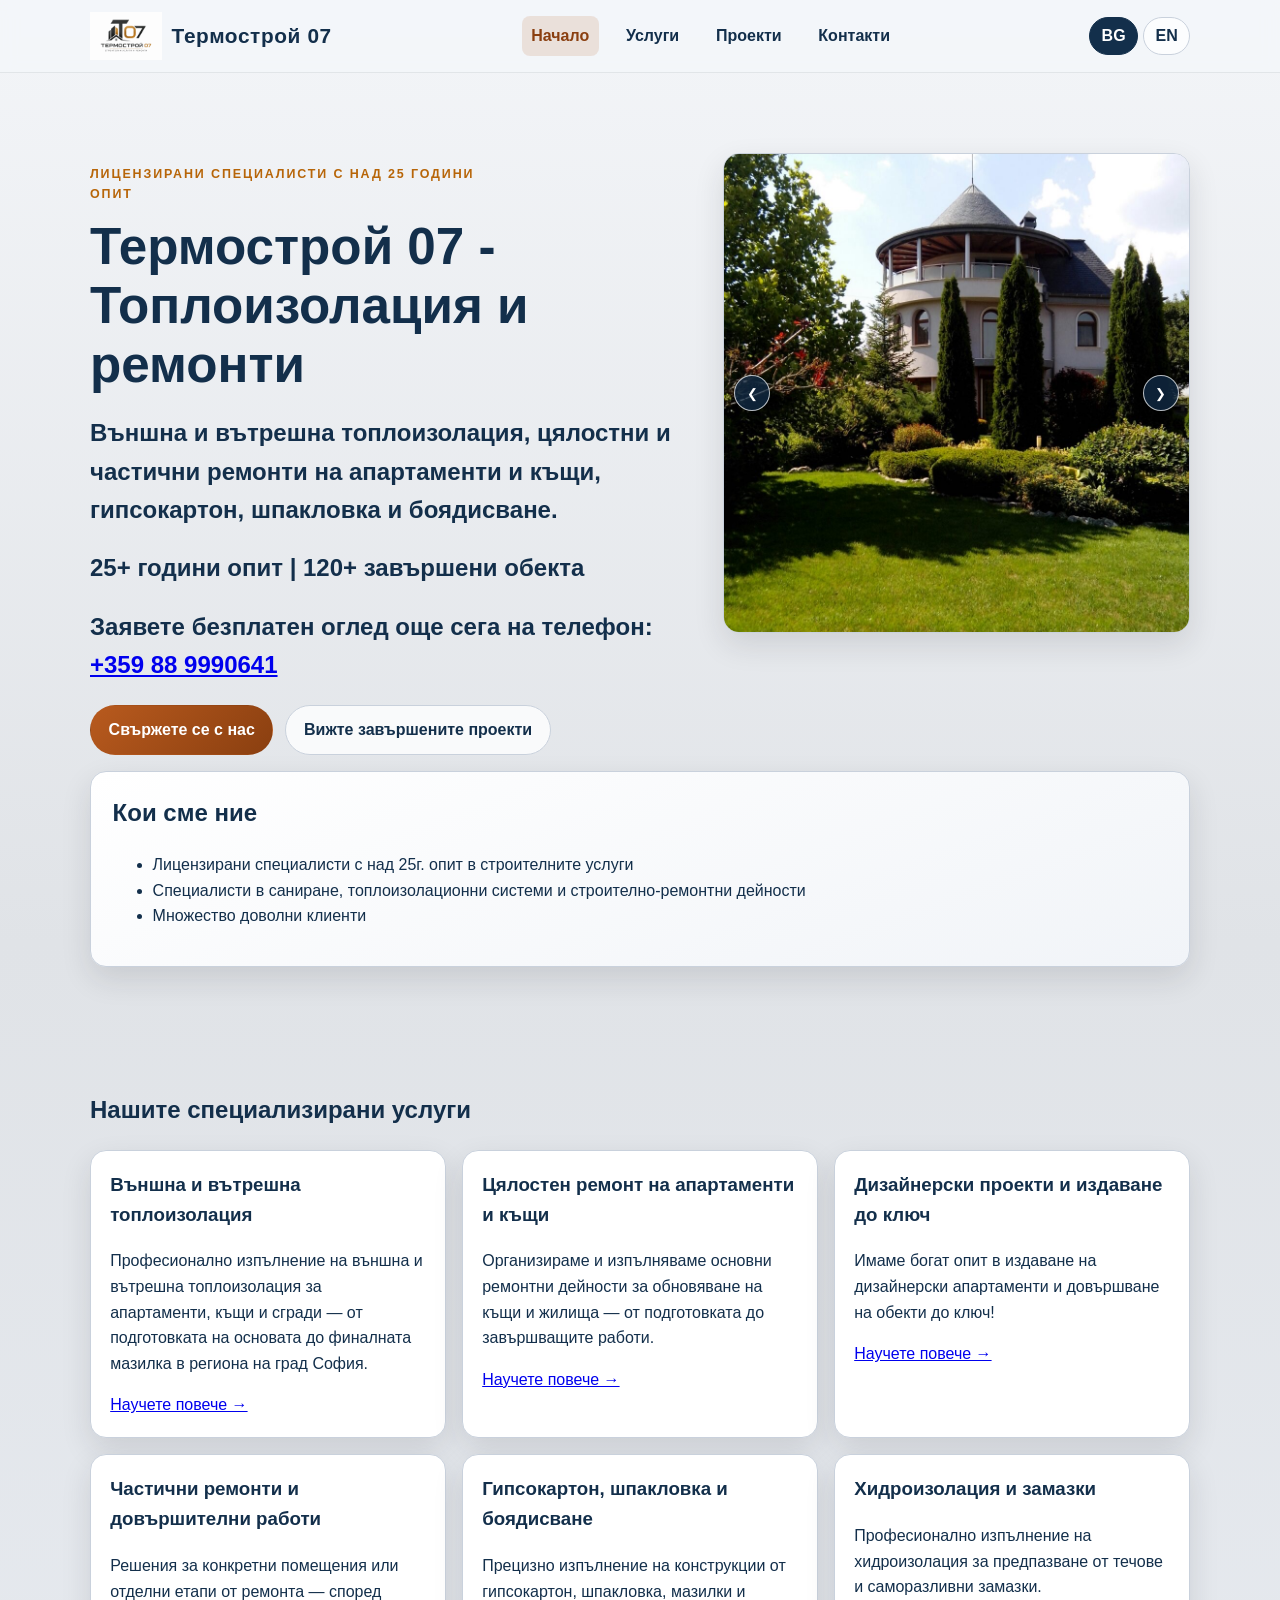
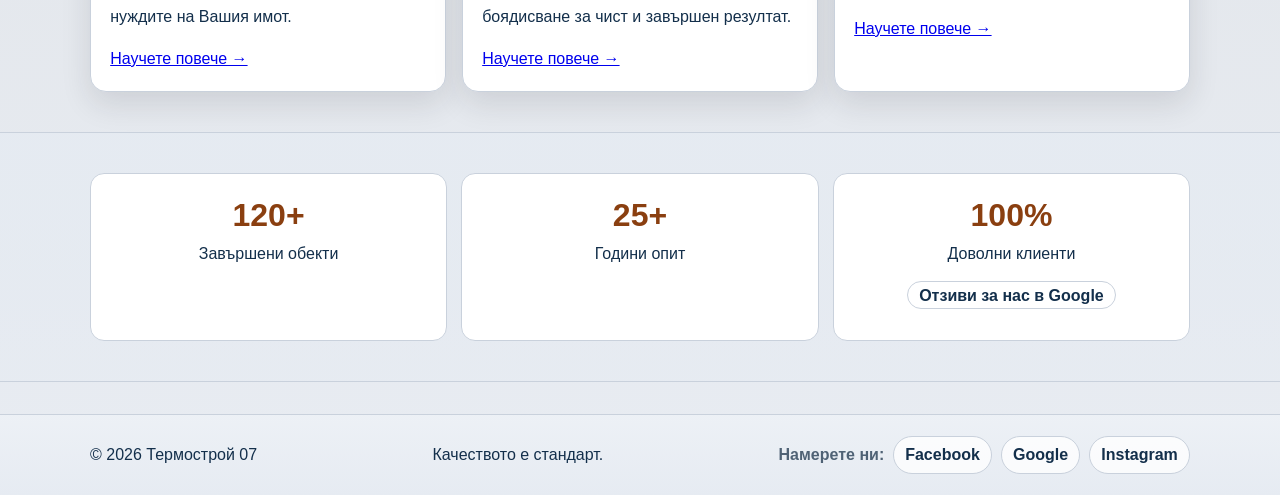
<file: index.html>
<!DOCTYPE html>
<html lang="bg">
<head>
  <link rel="apple-touch-icon" sizes="180x180" href="/apple-touch-icon.png">
  <link rel="icon" type="image/png" sizes="32x32" href="/favicon-32x32.png">
  <link rel="icon" type="image/png" sizes="16x16" href="/favicon-16x16.png">
  <link rel="manifest" href="/site.webmanifest">
  <link rel="canonical" href="https://termostroi07.com/">
  <meta charset="UTF-8" />
  <meta name="viewport" content="width=device-width, initial-scale=1.0" />
  <title>Термострой 07 | Топлоизолация и ремонти в София!</title>
  <meta name="description" content="Строителна фирма Термострой 07, екип от специалисти с над 25 години опит, предлага строителни услуги и ремонти, топлоизолация, хидроизолация за къщи, апартаменти и жилищни кооперации." />
  <meta name="google-site-verification" content="L3XU5Xhfc55a3c4ZHts6XpNE3pUVR9k92SYvxYYYTEU" />
  <link rel="stylesheet" href="assets/css/styles.css" />
  <!-- JSON-LD маркиране, генерирано за маркиране на структурирани данни. -->
  <script type="application/ld+json">
[
  {
    "@context": "http://schema.org",
    "@type": "HomeAndConstructionBusiness",
    "@id": "https://termostroi07.com/#business",
    "name": "Термострой 07",
    "telephone": "+359 88 9990641",
    "email": "termostroi07@gmail.com",
    "url": "https://termostroi07.com/",
    "sameAs": ["https://www.facebook.com/termostroii07/", 
    "https://www.instagram.com/termostroi07?stkn=MXQ4cWg2ODc1N2NqdQ%3D%3D",
    "https://maps.app.goo.gl/rKTnzHV6kv3h5Zx59?g_st=ic"],
    "image": "https://termostroi07.com/assets/images/hero/termostroi07_logo.png",
    "description": "Външна топлоизолация от скеле, цялостни и частични ремонти на апартаменти и къщи, гипсокартон, шпакловка и боядисване.",
    "priceRange": "$$",
    "address": {
      "@type": "PostalAddress",
      "addressLocality": "София",
      "addressRegion": "София",
      "postalCode": "1000",
      "addressCountry": "България"
      }
    },
    {
      "@type": "WebSite",
      "@id": "https://termostroi07.com/#website",
      "url": "https://termostroi07.com/",
      "name": "Термострой 07",
      "publisher": {
        "@id": "https://termostroi07.com/#business"
      }
    }
]
</script>
</head>
<body data-project-page="projects.html">
  <header class="site-header">
    <div class="container nav-wrap">
      <div class="brand-group">
        <a class="logo" href="index.html">
          <img src="assets/images/hero/termostroi07_logo.png" alt="Термострой 07">
        </a>
        <a class="brand" href="index.html">Термострой 07</a>
      </div>
      <button class="menu-toggle" aria-expanded="false" aria-controls="site-nav" aria-label="Open navigation menu">
        <span></span>
        <span></span>
        <span></span>
      </button>
      <nav id="site-nav" class="site-nav">
        <a class="active" href="index.html">Начало</a>
        <a href="services.html">Услуги</a>
        <a href="projects.html">Проекти</a>
        <a href="contact.html">Контакти</a>
      </nav>
      <div class="lang-switcher" aria-label="Language switcher">
        <span class="lang-badge is-active" aria-current="true">BG</span>
        <a class="lang-link" href="en-index.html" aria-label="Switch to English">EN</a>
      </div>
    </div>
  </header>

  <main>
    <section class="hero">
      <div class="container hero-grid">
        <div class="hero-text reveal">
          <p class="eyebrow">Лицензирани специалисти с над 25 години опит</p>
          <h1>Термострой 07 - Топлоизолация и ремонти</h1>
          <h2>Външна и вътрешна топлоизолация, цялостни и частични ремонти на апартаменти и къщи, гипсокартон, шпакловка и боядисване.</h2>
          <h2>25+ години опит | 120+ завършени обекта</h2>
          <h2>Заявете безплатен оглед още сега на телефон: <a href="tel:+359889990641"> +359 88 9990641</a></h2>
          <div class="hero-actions">
            <a class="btn btn-primary" href="contact.html">Свържете се с нас</a>
            <a class="btn btn-ghost" href="projects.html">Вижте завършените проекти</a>
          </div>
        </div>
        <div class="hero-media reveal-delay">
          <div class="slideshow" data-slideshow>
            <img class="slide is-active" src="assets/images/hero/prime.JPG" alt="Топлоизолация" />
            <img class="slide" src="assets/images/hero/ogled_sized.png" alt="Топлоизолация" />
            <img class="slide" src="assets/images/hero/prime_4.JPG" alt="Топлоизолация" />
            <img class="slide" src="assets/images/hero/prime_5.JPG" alt="Топлоизолация" />
            <img class="slide" src="assets/images/hero/prime_2.JPG" alt="Топлоизолация" />
            <img class="slide" src="assets/images/hero/prime_3.webp" alt="Топлоизолация" />
            <button class="slide-btn prev" type="button" data-slide="prev" aria-label="Previous slide">&#10094;</button>
            <button class="slide-btn next" type="button" data-slide="next" aria-label="Next slide">&#10095;</button>
          </div>
        </div>
      </div>
      <div class="container">
        <div class="hero-panel reveal">
          <h2>Кои сме ние</h2>
          <ul>
            <li>Лицензирани специалисти с над 25г. опит в строителните услуги</li>
            <li>Специалисти в саниране, топлоизолационни системи и строително-ремонтни дейности</li>
            <li>Множество доволни клиенти</li>
          </ul>
        </div>
      </div>
      <div class="hero-shape"></div>
    </section>

    <section class="section">
      <div class="container">
        <h2>Нашите специализирани услуги</h2>
        <div class="cards three-up">
          <article class="card reveal">
            <h3>Външна и вътрешна топлоизолация</h3>
            <p>Професионално изпълнение на външна и вътрешна топлоизолация за апартаменти, къщи и сгради — от подготовката на основата до финалната мазилка в региона на град София.</p>
            <a href="toploizolatsiya.html">Научете повече →</a>
          </article>
          <article class="card reveal">
            <h3>Цялостен ремонт на апартаменти и къщи</h3>
            <p>Организираме и изпълняваме основни ремонтни дейности за обновяване на къщи и жилища — от подготовката до завършващите работи.</p>
            <a href="services.html">Научете повече →</a>
          </article>
          <article class="card reveal">
            <h3>Дизайнерски проекти и издаване до ключ</h3>
            <p>Имаме богат опит в издаване на дизайнерски апартаменти и довършване на обекти до ключ!</p>
            <a href="services.html">Научете повече →</a>
          </article>
          <article class="card reveal">
            <h3>Частични ремонти и довършителни работи</h3>
            <p>Решения за конкретни помещения или отделни етапи от ремонта — според нуждите на Вашия имот.</p>
            <a href="services.html">Научете повече →</a>
          </article>
          <article class="card reveal">
            <h3>Гипсокартон, шпакловка и боядисване</h3>
            <p>Прецизно изпълнение на конструкции от гипсокартон, шпакловка, мазилки и боядисване за чист и завършен резултат.</p>
            <a href="services.html">Научете повече →</a>
          </article>
          <article class="card reveal">
            <h3>Хидроизолация и замазки</h3>
            <p>Професионално изпълнение на хидроизолация за предпазване от течове и саморазливни замазки.</p>
            <a href="services.html">Научете повече →</a>
          </article>
        </div>
      </div>
    </section>

    <section class="section section-alt">
      <div class="container stats">
        <div class="stat reveal">
          <strong>120+</strong>
          <span>Завършени обекти</span>
        </div>
        <div class="stat reveal">
          <strong>25+</strong>
          <span>Години опит</span>
        </div>
        <div class="stat reveal">
          <strong>100%</strong>
          <span>Доволни клиенти</span>
          <p><a class="social-link" href="https://maps.app.goo.gl/rKTnzHV6kv3h5Zx59?g_st=ic" target="_blank" rel="noopener noreferrer">Отзиви за нас в Google</a></p>
        </div>
      </div>
    </section>
  </main>

  <footer class="site-footer">
    <div class="container footer-wrap">
      <p>© 2026 Термострой 07</p>
      <p>Качеството е стандарт.</p>
      <div class="social-links" aria-label="Социални мрежи">
        <span class="social-title">Намерете ни:</span>
        <a class="social-link" href="https://www.facebook.com/termostroii07" target="_blank" rel="noopener noreferrer">Facebook</a>
        <a class="social-link" href="https://maps.app.goo.gl/rKTnzHV6kv3h5Zx59?g_st=ic" target="_blank" rel="noopener noreferrer">Google</a>
        <a class="social-link" href="https://www.instagram.com/termostroi07?stkn=MXQ4cWg2ODc1N2NqdQ%3D%3D" target="_blank" rel="noopener noreferrer">Instagram</a>
      </div>
    </div>
  </footer>

  <script src="assets/js/main.js"></script>
</body>
</html>
</file>
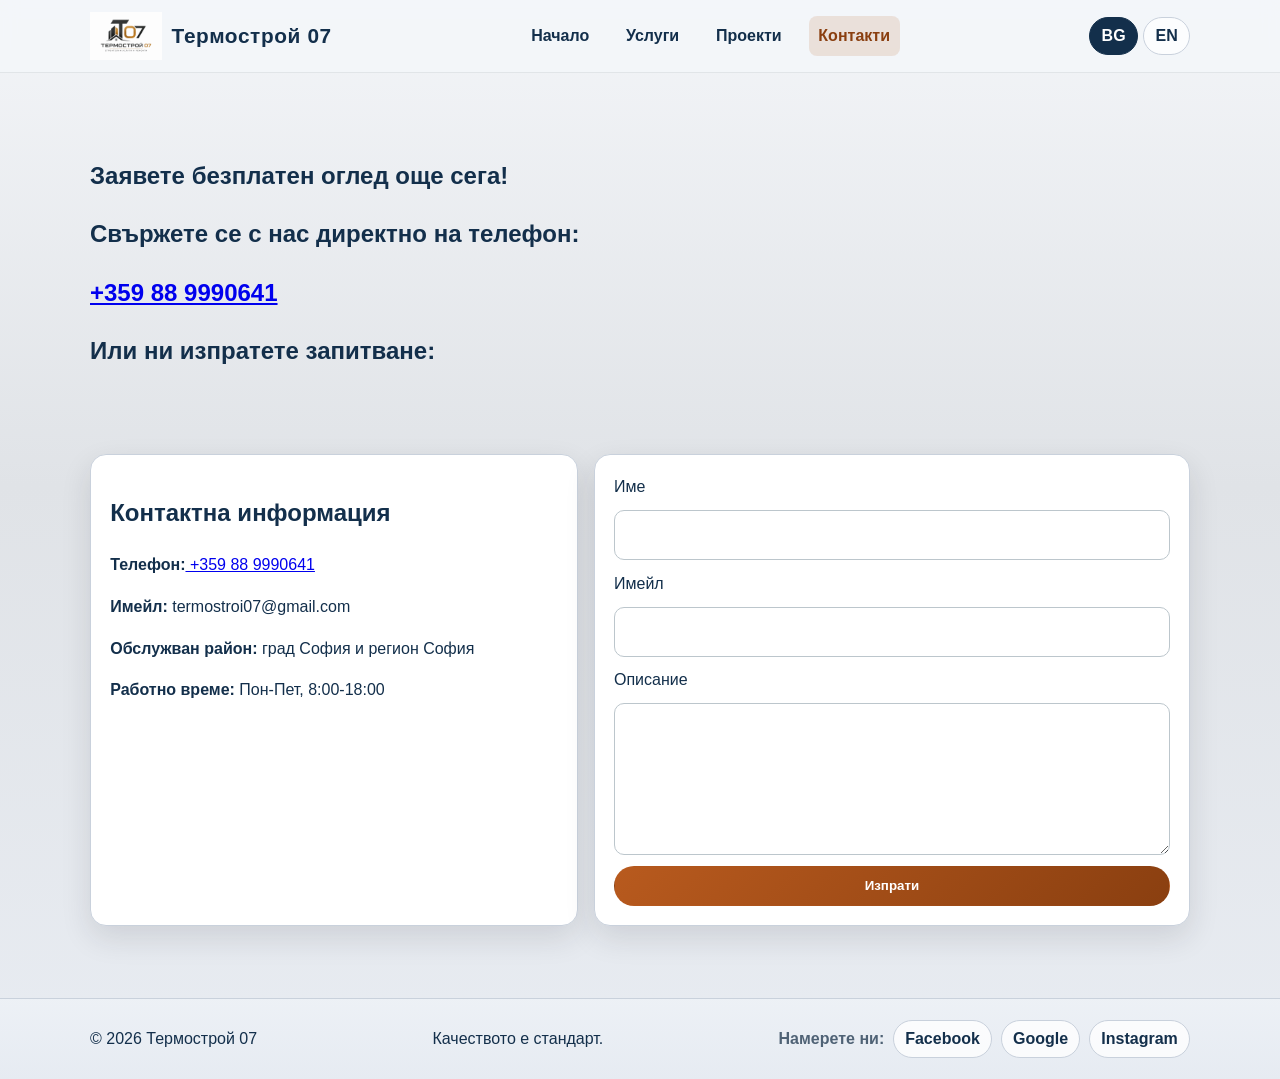
<file: contact.html>
<!DOCTYPE html>
<html lang="bg">
<head>
  <link rel="canonical" href="https://termostroi07.com/contact/">
  <meta charset="UTF-8" />
  <meta name="viewport" content="width=device-width, initial-scale=1.0" />
  <title>Контакти | Термострой 07</title>
  <meta name="description" content="Заявете безплатен оглед, свържете се с нас на дадения телефон или изпратете запитване чрез формата." />
  <link rel="stylesheet" href="assets/css/styles.css" />
</head>
<body data-project-page="projects.html">
  <header class="site-header">
    <div class="container nav-wrap">
      <div class="brand-group">
        <a class="logo" href="index.html">
          <img src="assets/images/hero/termostroi07_logo.png" alt="Термострой 07">
        </a>
        <a class="brand" href="index.html">Термострой 07</a>
      </div>
      <button class="menu-toggle" aria-expanded="false" aria-controls="site-nav" aria-label="Open navigation menu">
        <span></span>
        <span></span>
        <span></span>
      </button>
      <nav id="site-nav" class="site-nav">
        <a href="index.html">Начало</a>
        <a href="services.html">Услуги</a>
        <a href="projects.html">Проекти</a>
        <a class="active" href="contact.html">Контакти</a>
      </nav>
      <div class="lang-switcher" aria-label="Language switcher">
        <span class="lang-badge is-active" aria-current="true">BG</span>
        <a class="lang-link" href="en-contact.html" aria-label="Switch to English">EN</a>
      </div>
    </div>
  </header>

  <main>
    <section class="page-hero">
      <div class="container reveal">
        <!-- <p class="eyebrow">Заявете безплатен оглед още сега!</p> -->
        <h2>Заявете безплатен оглед още сега!</h2>
        <h2>Свържете се с нас директно на телефон:</h2><a href="tel:+359889990641"><h2> +359 88 9990641</h2></a>
        <h2>Или ни изпратете запитване:</h2>
      </div>
    </section>

    <section class="section">
      <div class="container contact-layout">
        <div class="contact-info reveal">
          <h2>Контактна информация</h2>
          <p><strong>Телефон:</strong><a href="tel:+359889990641" class="phone"> +359 88 9990641</a></p>
          <p><strong>Имейл:</strong> termostroi07@gmail.com</p>
          <p><strong>Обслужван район:</strong> град София и регион София</p>
          <p><strong>Работно време:</strong> Пон-Пет, 8:00-18:00</p>
        </div>

        <form class="contact-form reveal" action="#" method="POST" action="thanks.html" data-netlify="true">
          <label for="name">Име</label>
          <input id="name" name="name" type="text" required />

          <label for="email">Имейл</label>
          <input id="email" name="email" type="email" required />

          <label for="message">Описание</label>
          <textarea id="message" name="message" rows="5" required></textarea>

          <button class="btn btn-primary" type="submit">Изпрати</button>
          <!-- <p class="form-note">Тази форма е демо версия. Свържете я с предпочитания от вас имейл или CRM услуга.</p> -->
        </form>
      </div>
    </section>
  </main>

  <footer class="site-footer">
    <div class="container footer-wrap">
      <p>© 2026 Термострой 07</p>
      <p>Качеството е стандарт.</p>
      <div class="social-links" aria-label="Социални мрежи">
        <span class="social-title">Намерете ни:</span>
        <a class="social-link" href="https://www.facebook.com/termostroii07" target="_blank" rel="noopener noreferrer">Facebook</a>
        <a class="social-link" href="https://maps.app.goo.gl/rKTnzHV6kv3h5Zx59?g_st=ic" target="_blank" rel="noopener noreferrer">Google</a>
        <a class="social-link" href="https://www.instagram.com/termostroi07?stkn=MXQ4cWg2ODc1N2NqdQ%3D%3D" target="_blank" rel="noopener noreferrer">Instagram</a>
      </div>
    </div>
  </footer>

  <script src="assets/js/main.js"></script>
</body>
</html>
</file>
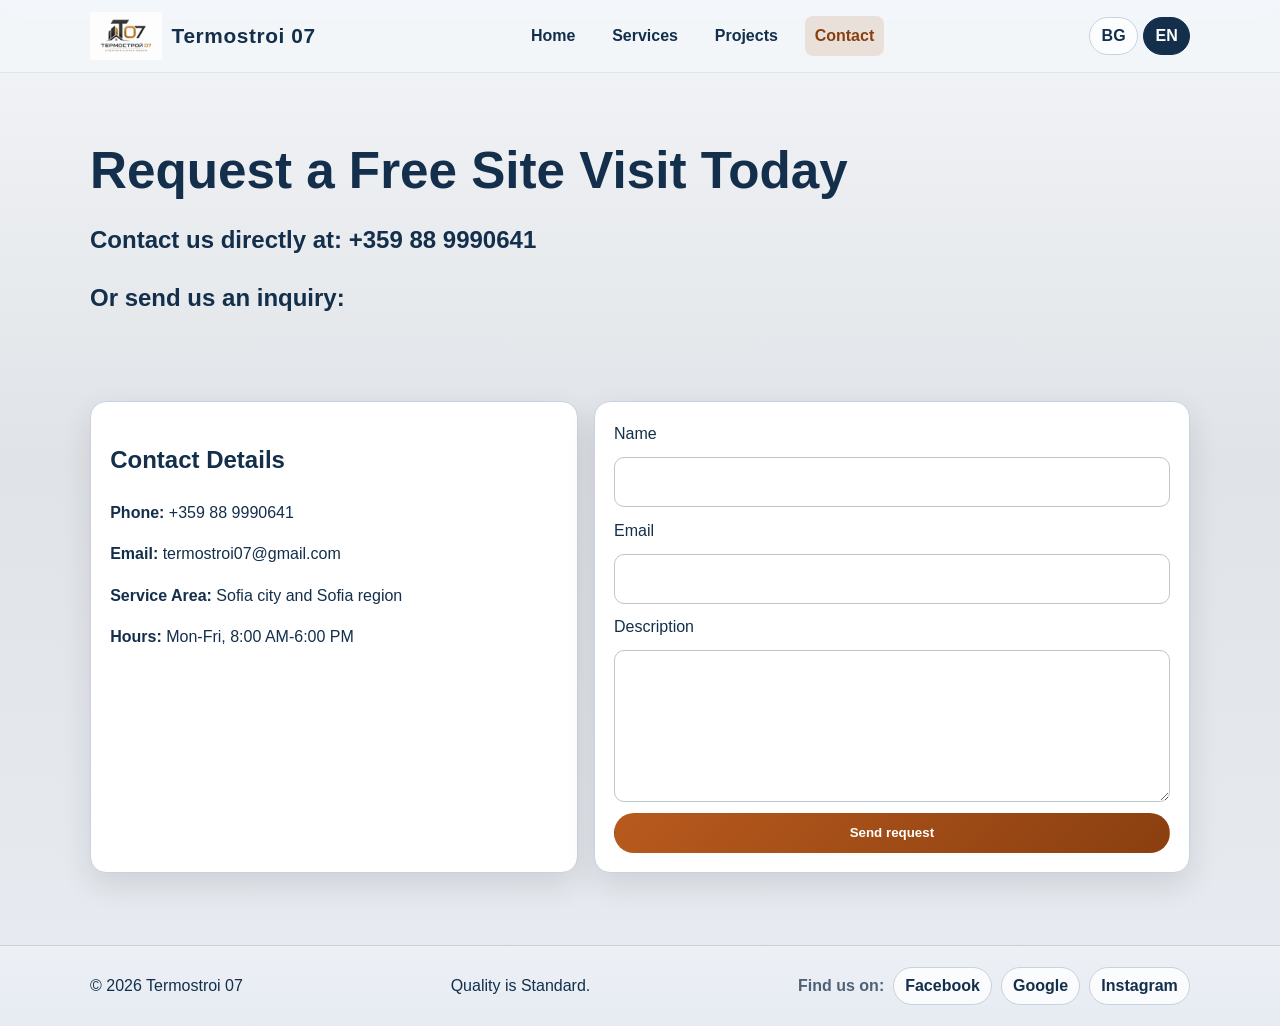
<file: en-contact.html>
<!DOCTYPE html>
<html lang="en">
<head>
  <link rel="canonical" href="https://termostroi07.com/en-contact/" />
  <meta charset="UTF-8" />
  <meta name="viewport" content="width=device-width, initial-scale=1.0" />
  <title>Contact | Termostroi 07</title>
  <meta name="description" content="Request a free site visit, contact us directly by phone, or send an inquiry through the form." />
  <link rel="stylesheet" href="assets/css/styles.css" />
</head>
<body data-project-page="en-projects.html">
  <header class="site-header">
    <div class="container nav-wrap">
      <div class="brand-group">
        <a class="logo" href="en-index.html">
          <img src="assets/images/hero/termostroi07_logo.png" alt="Термострой 07">
        </a>
        <a class="brand" href="en-index.html">Termostroi 07</a>
      </div>
      <button class="menu-toggle" aria-expanded="false" aria-controls="site-nav" aria-label="Open navigation menu">
        <span></span>
        <span></span>
        <span></span>
      </button>
      <nav id="site-nav" class="site-nav">
        <a href="en-index.html">Home</a>
        <a href="en-services.html">Services</a>
        <a href="en-projects.html">Projects</a>
        <a class="active" href="en-contact.html">Contact</a>
      </nav>
      <div class="lang-switcher" aria-label="Language switcher">
        <a class="lang-link" href="contact.html" aria-label="Switch to Bulgarian">BG</a>
        <span class="lang-badge is-active" aria-current="true">EN</span>
      </div>
    </div>
  </header>

  <main>
    <section class="page-hero">
      <div class="container reveal">
        <h1>Request a Free Site Visit Today</h1>
        <h2>Contact us directly at: +359 88 9990641</h2>
        <h2>Or send us an inquiry:</h2>
      </div>
    </section>

    <section class="section">
      <div class="container contact-layout">
        <div class="contact-info reveal">
          <h2>Contact Details</h2>
          <p><strong>Phone:</strong> +359 88 9990641</p>
          <p><strong>Email:</strong> termostroi07@gmail.com</p>
          <p><strong>Service Area:</strong> Sofia city and Sofia region</p>
          <p><strong>Hours:</strong> Mon-Fri, 8:00 AM-6:00 PM</p>
        </div>

        <form class="contact-form reveal" action="#" method="POST" action="en-thanks.html" data-netlify="true">
          <label for="name">Name</label>
          <input id="name" name="name" type="text" required />

          <label for="email">Email</label>
          <input id="email" name="email" type="email" required />

          <label for="message">Description</label>
          <textarea id="message" name="message" rows="5" required></textarea>

          <button class="btn btn-primary" type="submit">Send request</button>
          <!-- <p class="form-note">Тази форма е демо версия. Свържете я с предпочитания от вас имейл или CRM услуга.</p> -->
        </form>
      </div>
    </section>
  </main>

  <footer class="site-footer">
    <div class="container footer-wrap">
      <p>© 2026 Termostroi 07</p>
      <p>Quality is Standard.</p>
      <div class="social-links" aria-label="Social media links">
        <span class="social-title">Find us on:</span>
        <a class="social-link" href="https://www.facebook.com/termostroii07" target="_blank" rel="noopener noreferrer">Facebook</a>
        <a class="social-link" href="https://maps.app.goo.gl/rKTnzHV6kv3h5Zx59?g_st=ic" target="_blank" rel="noopener noreferrer">Google</a>
        <a class="social-link" href="https://www.instagram.com/termostroi07?stkn=MXQ4cWg2ODc1N2NqdQ%3D%3D" target="_blank" rel="noopener noreferrer">Instagram</a>
      </div>
    </div>
  </footer>

  <script src="assets/js/main.js"></script>
</body>
</html>
</file>
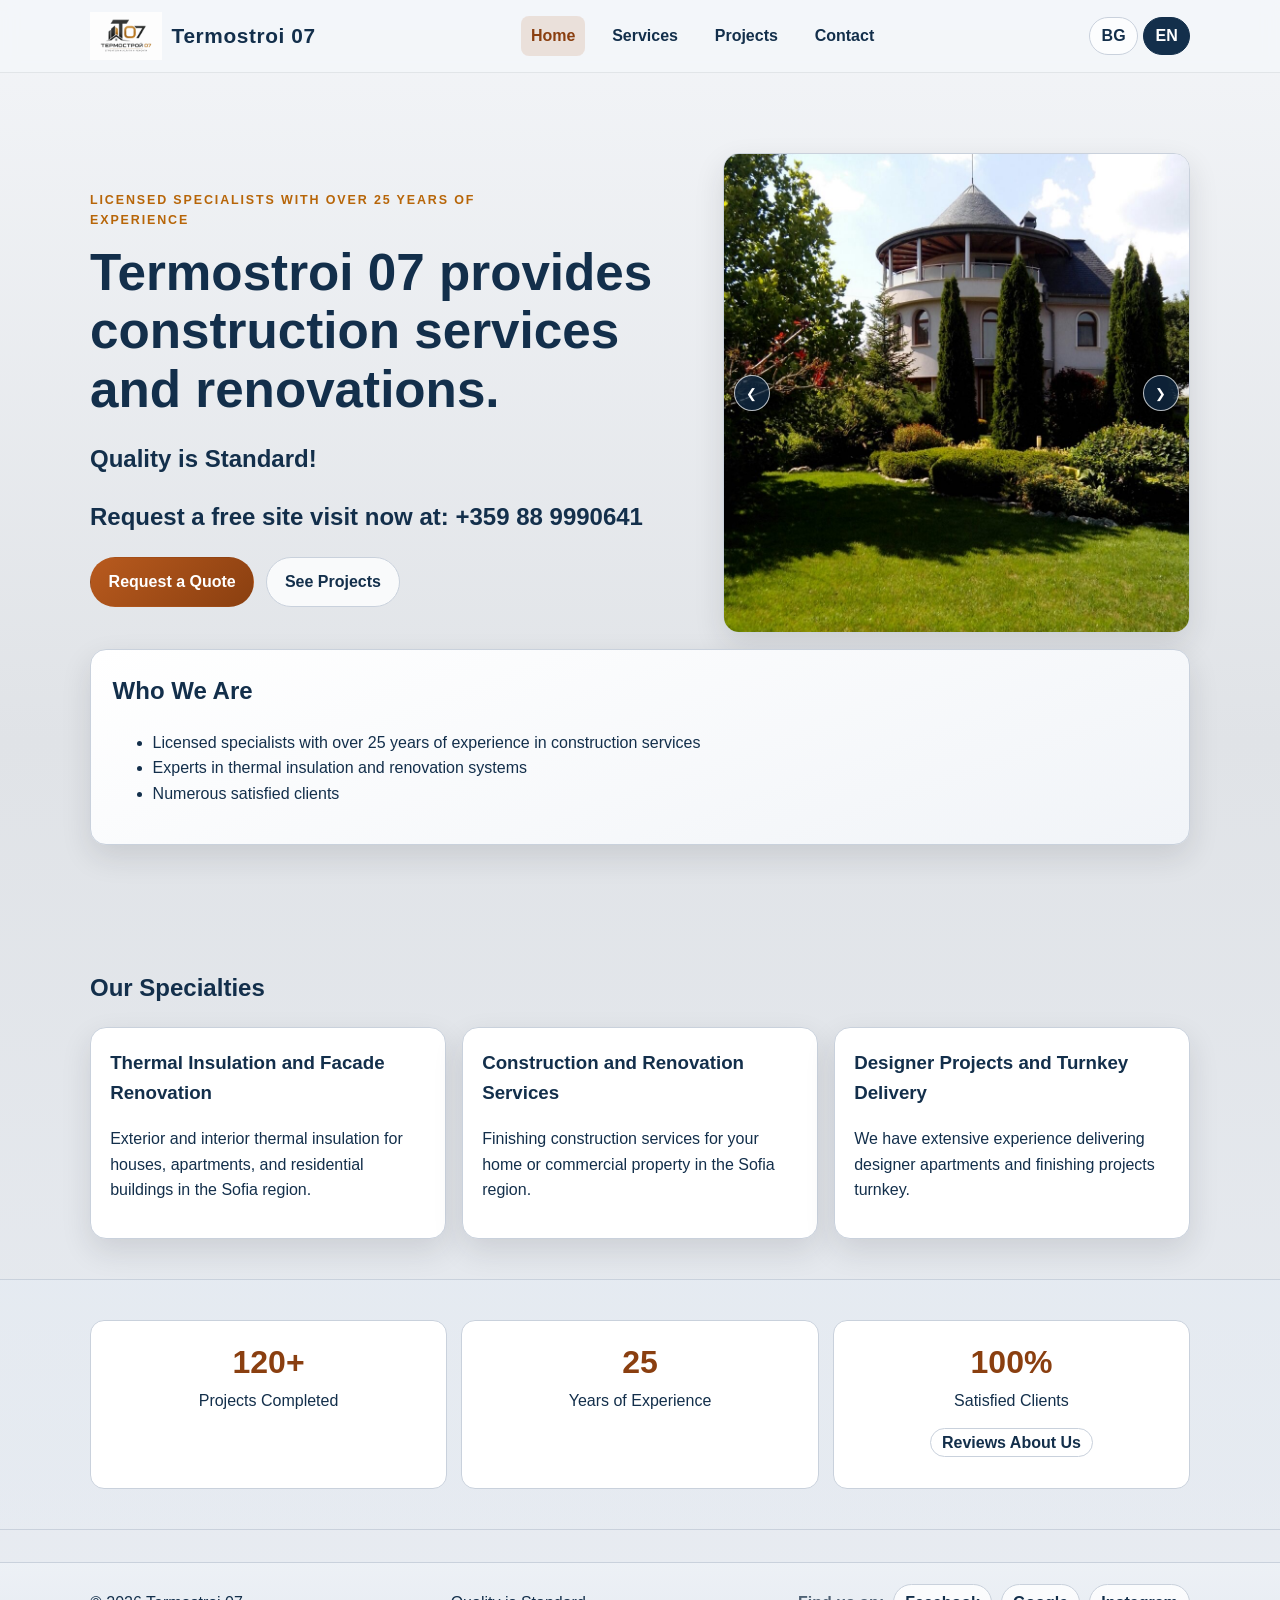
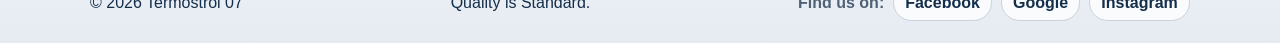
<file: en-index.html>
<!DOCTYPE html>
<html lang="en">
<link rel="apple-touch-icon" sizes="180x180" href="/apple-touch-icon.png">
<link rel="icon" type="image/png" sizes="32x32" href="/favicon-32x32.png">
<link rel="icon" type="image/png" sizes="16x16" href="/favicon-16x16.png">
<link rel="manifest" href="/site.webmanifest">
<head>
  <link rel="canonical" href="https://termostroi07.com/en-index/">
  <meta charset="UTF-8" />
  <meta name="viewport" content="width=device-width, initial-scale=1.0" />
  <title>Termostroi 07 | Construction company and services!</title>
  <meta name="description" content="Termostroi 07 offers construction services for houses, apartments, and residential buildings with reliable timelines and quality execution. Specialists with over 25 years of experience in renovations and thermal insulation." />
  <link rel="stylesheet" href="assets/css/styles.css" />
</head>
<body data-project-page="en-projects.html">
  <header class="site-header">
    <div class="container nav-wrap">
      <div class="brand-group">
        <a class="logo" href="en-index.html">
          <img src="assets/images/hero/termostroi07_logo.png" alt="Термострой 07">
        </a>
        <a class="brand" href="en-index.html">Termostroi 07</a>
      </div>
      <button class="menu-toggle" aria-expanded="false" aria-controls="site-nav" aria-label="Open navigation menu">
        <span></span>
        <span></span>
        <span></span>
      </button>
      <nav id="site-nav" class="site-nav">
        <a class="active" href="en-index.html">Home</a>
        <a href="en-services.html">Services</a>
        <a href="en-projects.html">Projects</a>
        <a href="en-contact.html">Contact</a>
      </nav>
      <div class="lang-switcher" aria-label="Language switcher">
        <a class="lang-link" href="index.html" aria-label="Switch to Bulgarian">BG</a>
        <span class="lang-badge is-active" aria-current="true">EN</span>
      </div>
    </div>
  </header>

  <main>
    <section class="hero">
      <div class="container hero-grid">
        <div class="hero-text reveal">
          <p class="eyebrow">Licensed specialists with over 25 years of experience</p>
          <h1>Termostroi 07 provides construction services and renovations.</h1>
          <h2>Quality is Standard!</h2>
          <h2>Request a free site visit now at: +359 88 9990641</h2>
          <div class="hero-actions">
            <a class="btn btn-primary" href="en-contact.html">Request a Quote</a>
            <a class="btn btn-ghost" href="en-projects.html">See Projects</a>
          </div>
        </div>
        <div class="hero-media reveal-delay">
          <div class="slideshow" data-slideshow>
            <img class="slide is-active" src="assets/images/hero/prime.JPG" alt="Топлоизолация" />
            <img class="slide" src="assets/images/hero/ogled_sized.png" alt="Топлоизолация" />
            <img class="slide" src="assets/images/hero/prime_4.JPG" alt="Топлоизолация" />
            <img class="slide" src="assets/images/hero/prime_5.JPG" alt="Топлоизолация" />
            <img class="slide" src="assets/images/hero/prime_2.JPG" alt="Топлоизолация" />
            <img class="slide" src="assets/images/hero/prime_3.webp" alt="Топлоизолация" />
            <button class="slide-btn prev" type="button" data-slide="prev" aria-label="Previous slide">&#10094;</button>
            <button class="slide-btn next" type="button" data-slide="next" aria-label="Next slide">&#10095;</button>
          </div>
        </div>
      </div>
      <div class="container">
        <div class="hero-panel reveal">
          <h2>Who We Are</h2>
          <ul>
            <li>Licensed specialists with over 25 years of experience in construction services</li>
            <li>Experts in thermal insulation and renovation systems</li>
            <li>Numerous satisfied clients</li>
          </ul>
        </div>
      </div>
      <div class="hero-shape"></div>
    </section>

    <section class="section">
      <div class="container">
        <h2>Our Specialties</h2>
        <div class="cards three-up">
          <article class="card reveal">
            <h3>Thermal Insulation and Facade Renovation</h3>
            <p>Exterior and interior thermal insulation for houses, apartments, and residential buildings in the Sofia region.</p>
          </article>
          <article class="card reveal">
            <h3>Construction and Renovation Services</h3>
            <p>Finishing construction services for your home or commercial property in the Sofia region.</p>
          </article>
          <article class="card reveal">
            <h3>Designer Projects and Turnkey Delivery</h3>
            <p>We have extensive experience delivering designer apartments and finishing projects turnkey.</p>
          </article>
        </div>
      </div>
    </section>

    <section class="section section-alt">
      <div class="container stats">
        <div class="stat reveal">
          <strong>120+</strong>
          <span>Projects Completed</span>
        </div>
        <div class="stat reveal">
          <strong>25</strong>
          <span>Years of Experience</span>
        </div>
        <div class="stat reveal">
          <strong>100%</strong>
          <span>Satisfied Clients</span>
          <p><a class="social-link" href="https://maps.app.goo.gl/rKTnzHV6kv3h5Zx59?g_st=ic" target="_blank" rel="noopener noreferrer">Reviews About Us</a></p>
        </div>
      </div>
    </section>
  </main>

  <footer class="site-footer">
    <div class="container footer-wrap">
      <p>© 2026 Termostroi 07</p>
      <p>Quality is Standard.</p>
      <div class="social-links" aria-label="Social media links">
        <span class="social-title">Find us on:</span>
        <a class="social-link" href="https://www.facebook.com/termostroii07" target="_blank" rel="noopener noreferrer">Facebook</a>
        <a class="social-link" href="https://maps.app.goo.gl/rKTnzHV6kv3h5Zx59?g_st=ic" target="_blank" rel="noopener noreferrer">Google</a>
        <a class="social-link" href="https://www.instagram.com/termostroi07?stkn=MXQ4cWg2ODc1N2NqdQ%3D%3D" target="_blank" rel="noopener noreferrer">Instagram</a>
      </div>
    </div>
  </footer>

  <script src="assets/js/main.js"></script>
</body>
</html>
</file>
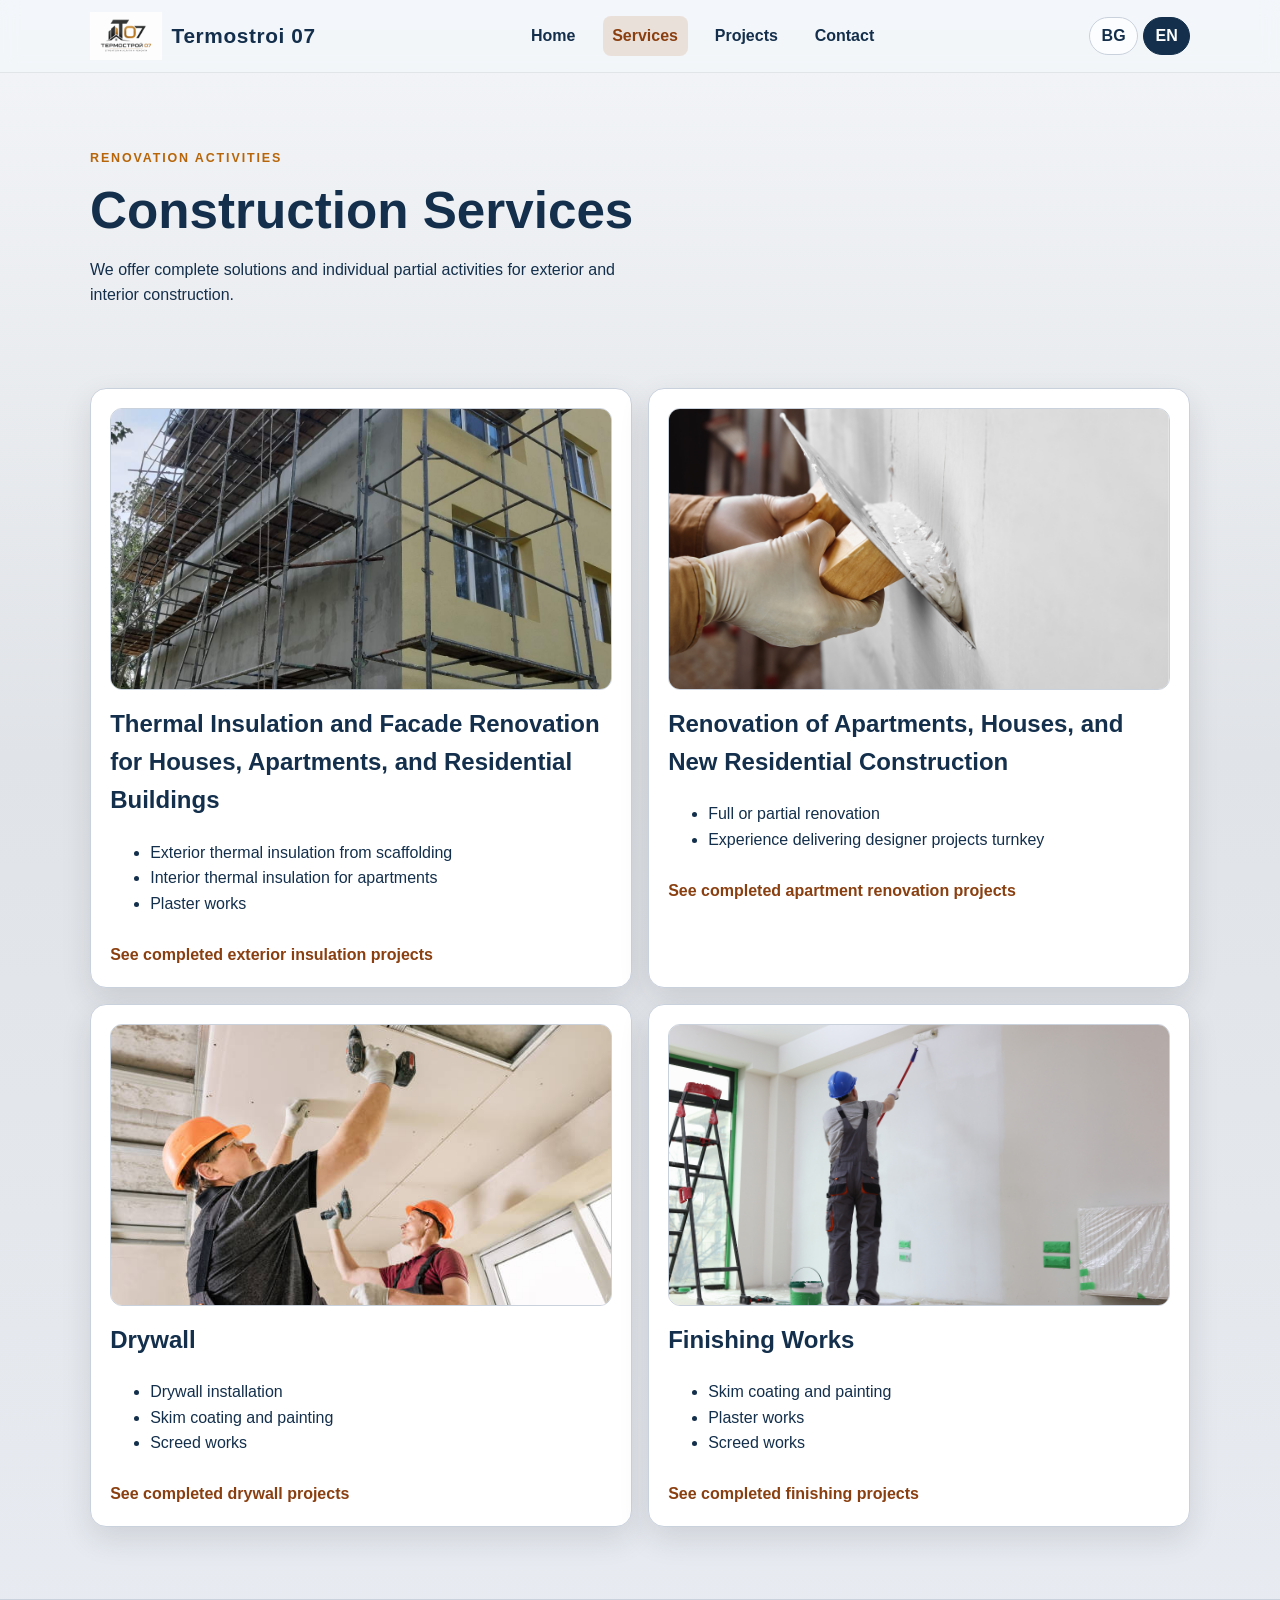
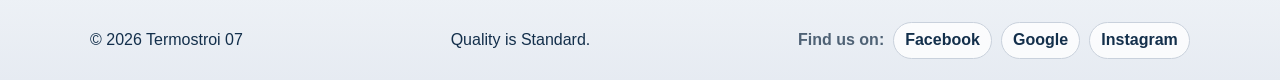
<file: en-services.html>
<!DOCTYPE html>
<html lang="en">
<head>
  <link rel="canonical" href="https://termostroi07.com/en-services/" />
  <meta charset="UTF-8" />
  <meta name="viewport" content="width=device-width, initial-scale=1.0" />
  <title>Services | Termostroi 07</title>
  <meta name="description" content="Explore Termostroi 07 construction services for residential and commercial projects. Specialists in facade renovation, thermal insulation, and finishing renovation works." />
  <link rel="stylesheet" href="assets/css/styles.css" />
</head>
<body data-project-page="en-projects.html">
  <header class="site-header">
    <div class="container nav-wrap">
      <div class="brand-group">
        <a class="logo" href="en-index.html">
          <img src="assets/images/hero/termostroi07_logo.png" alt="Термострой 07">
        </a>
        <a class="brand" href="en-index.html">Termostroi 07</a>
      </div>
      <button class="menu-toggle" aria-expanded="false" aria-controls="site-nav" aria-label="Open navigation menu">
        <span></span>
        <span></span>
        <span></span>
      </button>
      <nav id="site-nav" class="site-nav">
        <a href="en-index.html">Home</a>
        <a class="active" href="en-services.html">Services</a>
        <a href="en-projects.html">Projects</a>
        <a href="en-contact.html">Contact</a>
      </nav>
      <div class="lang-switcher" aria-label="Language switcher">
        <a class="lang-link" href="services.html" aria-label="Switch to Bulgarian">BG</a>
        <span class="lang-badge is-active" aria-current="true">EN</span>
      </div>
    </div>
  </header>

  <main>
    <section class="page-hero">
      <div class="container reveal">
        <p class="eyebrow">Renovation Activities</p>
        <h1>Construction Services</h1>
        <p>We offer complete solutions and individual partial activities for exterior and interior construction.</p>
      </div>
    </section>

    <section class="section">
      <div class="container cards two-up">
        <article class="card service-card reveal" data-project="project-home-renovation">
          <img class="card-image" src="assets/images/services/sanirane.JPG" alt="Residential service placeholder" />
          <h2>Thermal Insulation and Facade Renovation for Houses, Apartments, and Residential Buildings</h2>
          <ul>
            <li>Exterior thermal insulation from scaffolding</li>
            <li>Interior thermal insulation for apartments</li>
            <li>Plaster works</li>
          </ul>
          <a class="card-link auto-project-link" data-target="project-home-renovation" href="en-projects.html#project-home-renovation">See completed exterior insulation projects</a>
        </article>
        <article class="card service-card reveal" data-project="project-retail-fitout">
          <img class="card-image" src="assets/images/services/plastering.png" alt="Commercial service placeholder" />
          <h2>Renovation of Apartments, Houses, and New Residential Construction</h2>
          <ul>
            <li>Full or partial renovation</li>
            <li>Experience delivering designer projects turnkey</li>
          </ul>
          <a class="card-link auto-project-link" data-target="project-retail-fitout" href="en-projects.html#project-retail-fitout">See completed apartment renovation projects</a>
        </article>
        <article class="card service-card reveal" data-project="project-exterior-deck">
          <img class="card-image" src="assets/images/services/gipsokarton.jpg" alt="Exterior service placeholder" />
          <h2>Drywall</h2>
          <ul>
            <li>Drywall installation</li>
            <li>Skim coating and painting</li>
            <li>Screed works</li>
          </ul>
          <a class="card-link auto-project-link" data-target="project-exterior-deck" href="en-projects.html#project-exterior-deck">See completed drywall projects</a>
        </article>
        <article class="card service-card reveal" data-project="project-office-refresh">
          <img class="card-image" src="assets/images/services/painting.png" alt="Project management service placeholder" />
          <h2>Finishing Works</h2>
          <ul>
            <li>Skim coating and painting</li>
            <li>Plaster works</li>
            <li>Screed works</li>
          </ul>
          <a class="card-link auto-project-link" data-target="project-office-refresh" href="en-projects.html#project-office-refresh">See completed finishing projects</a>
        </article>
      </div>
    </section>
  </main>

  <footer class="site-footer">
    <div class="container footer-wrap">
      <p>© 2026 Termostroi 07</p>
      <p>Quality is Standard.</p>
      <div class="social-links" aria-label="Social media links">
        <span class="social-title">Find us on:</span>
        <a class="social-link" href="https://www.facebook.com/termostroii07" target="_blank" rel="noopener noreferrer">Facebook</a>
        <a class="social-link" href="https://maps.app.goo.gl/rKTnzHV6kv3h5Zx59?g_st=ic" target="_blank" rel="noopener noreferrer">Google</a>
        <a class="social-link" href="https://www.instagram.com/termostroi07?stkn=MXQ4cWg2ODc1N2NqdQ%3D%3D" target="_blank" rel="noopener noreferrer">Instagram</a>
      </div>
    </div>
  </footer>

  <script src="assets/js/main.js"></script>
</body>
</html>
</file>
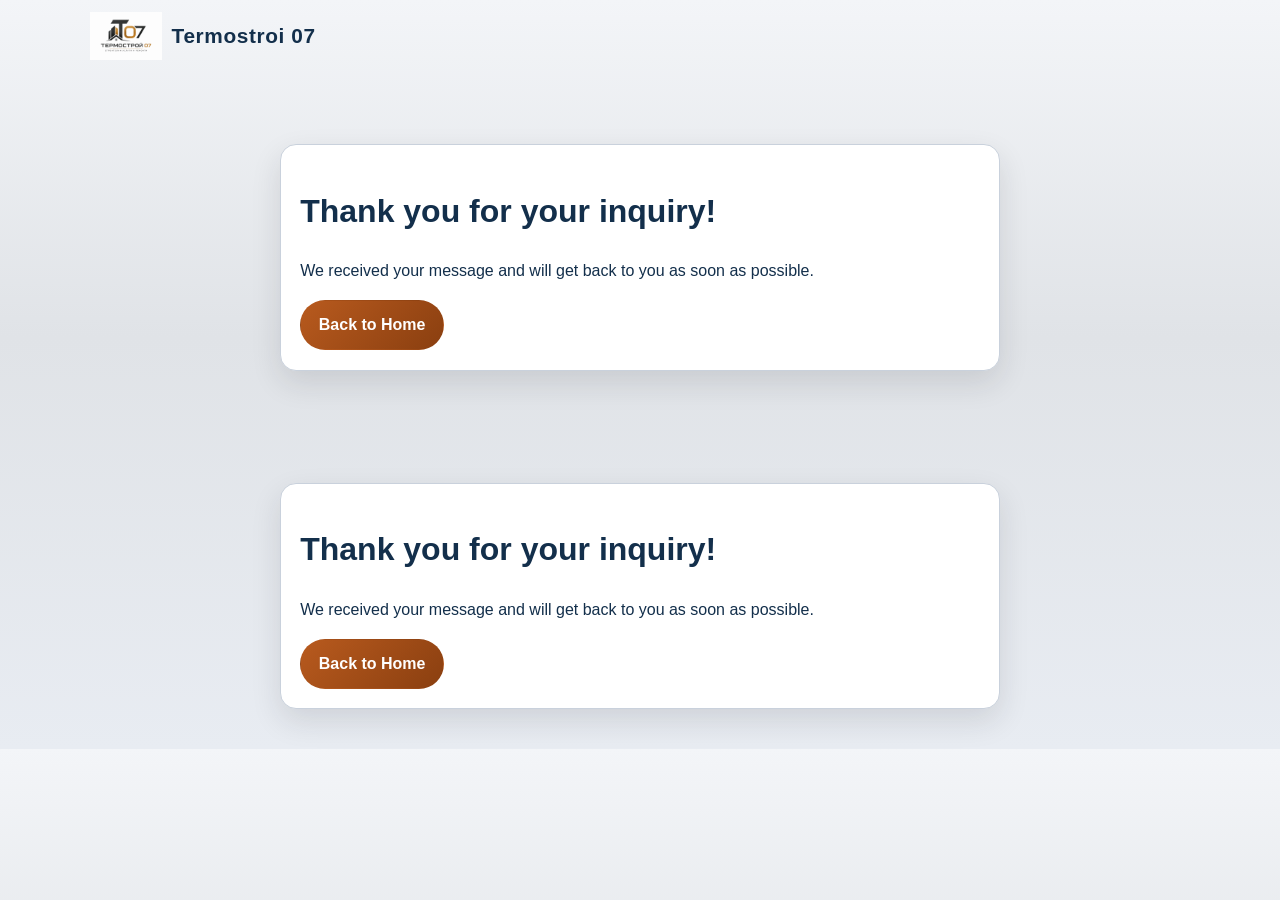
<file: en-thanks.html>
<!DOCTYPE html>
<html lang="en">
<head>
  <meta charset="UTF-8" />
  <meta name="viewport" content="width=device-width, initial-scale=1.0" />
  <title>Thank You | Termostroi 07</title>
  <meta name="description" content="Thank you for your inquiry. We will contact you as soon as possible." />
  <link rel="stylesheet" href="assets/css/styles.css" />
</head>
<body>
  <div class="container nav-wrap">
    <div class="brand-group">
      <a class="logo" href="en-index.html">
        <img src="assets/images/hero/termostroi07_logo.png" alt="Company Name Logo">
      </a>
      <a class="brand" href="en-index.html">Termostroi 07</a>
    </div>
  </div>
  <main class="section">
    <div class="container card" style="max-width: 720px; margin-top: 2rem;">
      <h1>Thank you for your inquiry!</h1>
      <p>We received your message and will get back to you as soon as possible.</p>
      <a class="btn btn-primary" href="en-index.html">Back to Home</a>
    </div>
  </main>
</body>
</html>
<!DOCTYPE html>
<html lang="en">
<head>
  <meta charset="UTF-8" />
  <meta name="viewport" content="width=device-width, initial-scale=1.0" />
  <title>Thank You | Termostroi 07</title>
  <meta name="description" content="Thank you for your inquiry. We will contact you as soon as possible." />
  <link rel="stylesheet" href="assets/css/styles.css" />
</head>
<body>
  <main class="section">
    <div class="container card" style="max-width: 720px; margin-top: 2rem;">
      <h1>Thank you for your inquiry!</h1>
      <p>We received your message and will get back to you as soon as possible.</p>
      <a class="btn btn-primary" href="en-index.html">Back to Home</a>
    </div>
  </main>
</body>
</html>
</file>
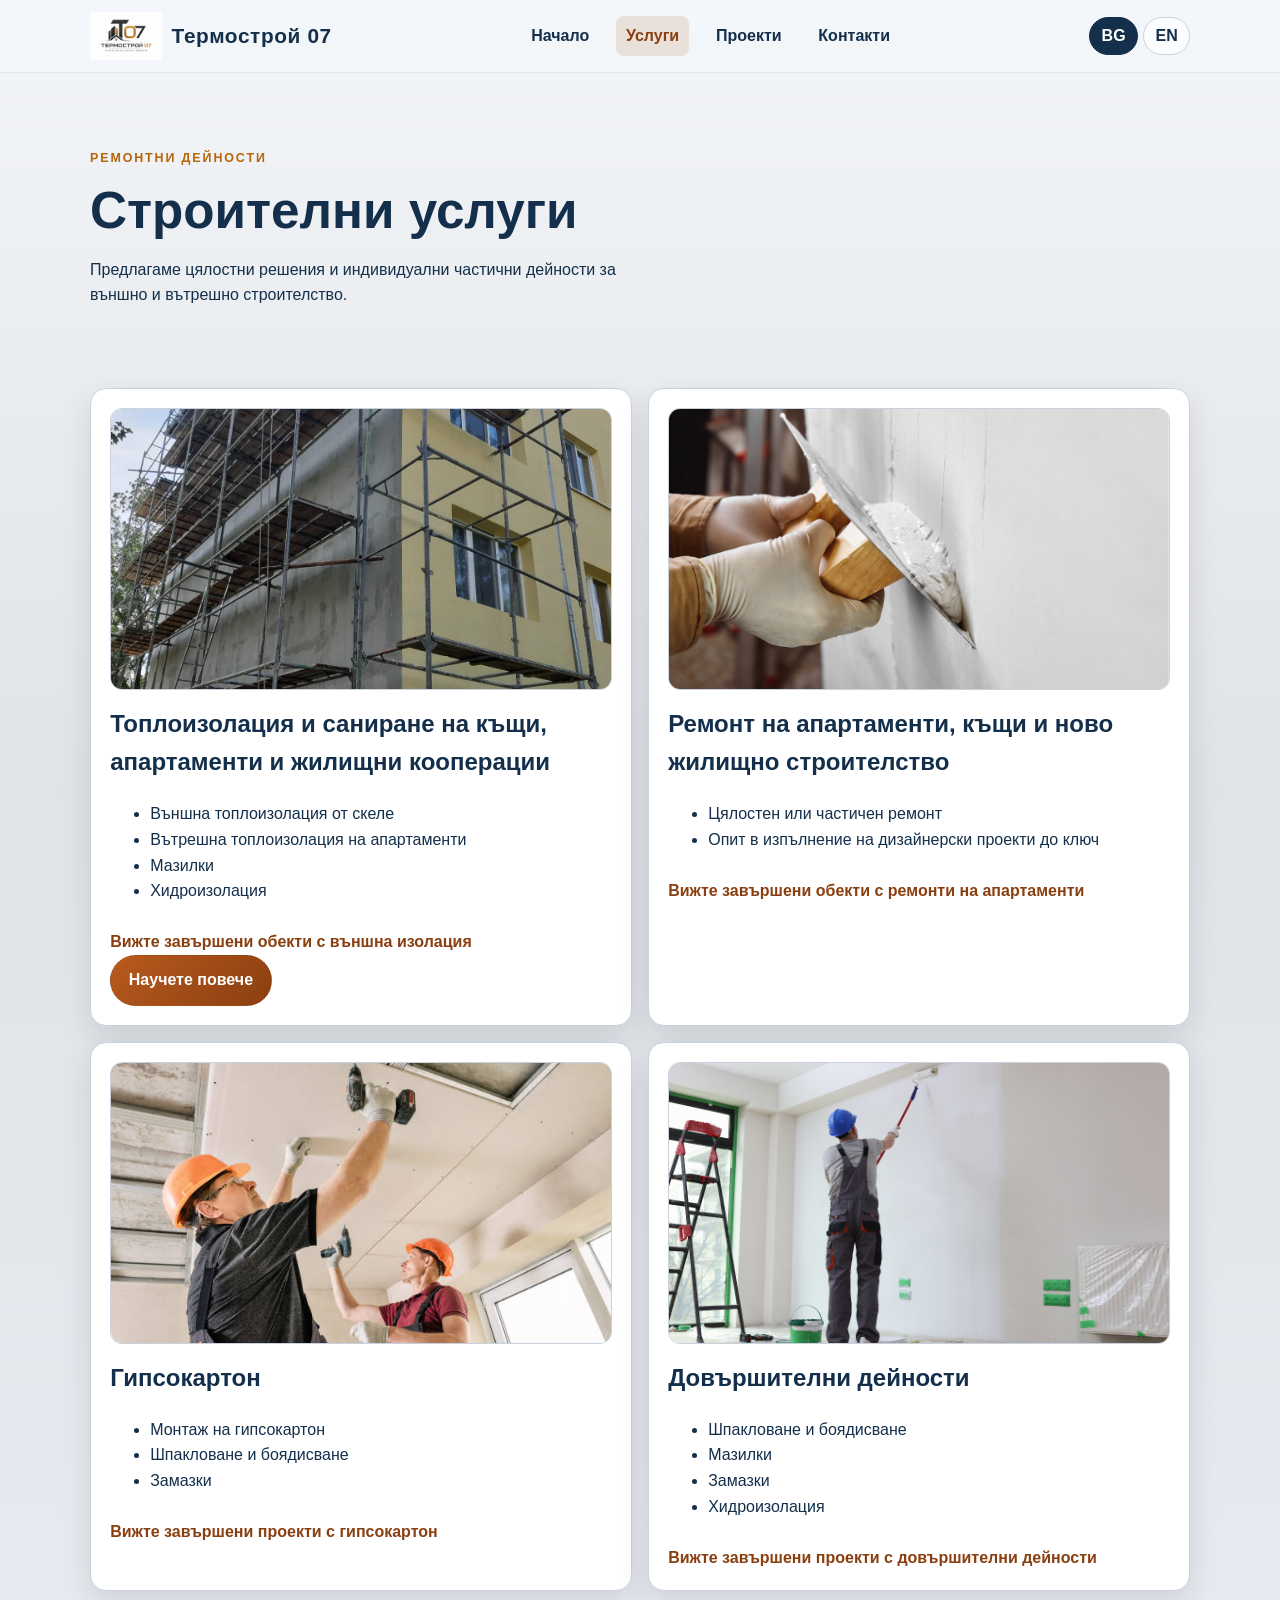
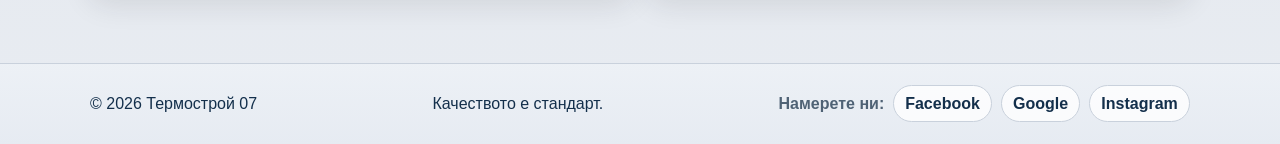
<file: services.html>
<!DOCTYPE html>
<html lang="bg">
<head>
  <link rel="canonical" href="https://termostroi07.com/services/">
  <meta charset="UTF-8" />
  <meta name="viewport" content="width=device-width, initial-scale=1.0" />
  <title>Услуги | Термострой 07</title>
  <meta name="description" content="Разгледайте строителните услуги на Термострой 07 за жилищни и търговски строителни проекти. Специалисти в санирането, топлоизолацията и довършителните ремонтни дейности." />
  <link rel="stylesheet" href="assets/css/styles.css" />
</head>
<body data-project-page="projects.html">
  <header class="site-header">
    <div class="container nav-wrap">
      <div class="brand-group">
        <a class="logo" href="index.html">
          <img src="assets/images/hero/termostroi07_logo.png" alt="Company Name Logo">
        </a>
        <a class="brand" href="index.html">Термострой 07</a>
      </div>
      <button class="menu-toggle" aria-expanded="false" aria-controls="site-nav" aria-label="Open navigation menu">
        <span></span>
        <span></span>
        <span></span>
      </button>
      <nav id="site-nav" class="site-nav">
        <a href="index.html">Начало</a>
        <a class="active" href="services.html">Услуги</a>
        <a href="projects.html">Проекти</a>
        <a href="contact.html">Контакти</a>
      </nav>
      <div class="lang-switcher" aria-label="Language switcher">
        <span class="lang-badge is-active" aria-current="true">BG</span>
        <a class="lang-link" href="en-services.html" aria-label="Switch to English">EN</a>
      </div>
    </div>
  </header>

  <main>
    <section class="page-hero">
      <div class="container reveal">
        <p class="eyebrow">Ремонтни дейности</p>
        <h1>Строителни услуги</h1>
        <p>Предлагаме цялостни решения и индивидуални частични дейности за външно и вътрешно строителство.</p>
      </div>
    </section>

    <section class="section">
      <div class="container cards two-up">
        <article class="card service-card reveal" data-project="project-home-renovation">
          <img class="card-image" src="assets/images/services/sanirane.JPG" alt="Саниране  и топлоизолация" />
          <h2>Топлоизолация и саниране на къщи, апартаменти и жилищни кооперации</h2>
          <ul>
            <li>Външна топлоизолация от скеле</li>
            <li>Вътрешна топлоизолация на апартаменти</li>
            <li>Мазилки</li>
            <li>Хидроизолация</li>
          </ul>
          <a class="card-link auto-project-link" data-target="project-home-renovation" href="projects.html#project-home-renovation">Вижте завършени обекти с външна изолация</a>
          <a class="btn btn-primary" href="toploizolatsiya.html">Научете повече</a>
        </article>
        <article class="card service-card reveal" data-project="project-retail-fitout">
          <img class="card-image" src="assets/images/services/plastering.png" alt="Ремонти" />
          <h2>Ремонт на апартаменти, къщи и ново жилищно строителство</h2>
          <ul>
            <li>Цялостен или частичен ремонт</li>
            <li>Опит в изпълнение на дизайнерски проекти до ключ</li>
          </ul>
          <a class="card-link auto-project-link" data-target="project-retail-fitout" href="projects.html#project-retail-fitout">Вижте завършени обекти с ремонти на апартаменти</a>
        </article>
        <article class="card service-card reveal" data-project="project-exterior-deck">
          <img class="card-image" src="assets/images/services/gipsokarton.jpg" alt="Гипсокартон" />
          <h2>Гипсокартон</h2>
          <ul>
            <li>Монтаж на гипсокартон</li>
            <li>Шпакловане и боядисване</li>
            <li>Замазки</li>
          </ul>
          <a class="card-link auto-project-link" data-target="project-exterior-deck" href="projects.html#project-exterior-deck">Вижте завършени проекти с гипсокартон</a>
        </article>
        <article class="card service-card reveal" data-project="project-office-refresh">
          <img class="card-image" src="assets/images/services/painting.png" alt="Довършителни дейности" />
          <h2>Довършителни дейности</h2>
          <ul>
            <li>Шпакловане и боядисване</li>
            <li>Мазилки</li>
            <li>Замазки</li>
            <li>Хидроизолация</li>
          </ul>
          <a class="card-link auto-project-link" data-target="project-office-refresh" href="projects.html#project-office-refresh">Вижте завършени проекти с довършителни дейности</a>
        </article>
      </div>
    </section>
  </main>

  <footer class="site-footer">
    <div class="container footer-wrap">
      <p>© 2026 Термострой 07</p>
      <p>Качеството е стандарт.</p>
      <div class="social-links" aria-label="Социални мрежи">
        <span class="social-title">Намерете ни:</span>
        <a class="social-link" href="https://www.facebook.com/termostroii07/" target="_blank" rel="noopener noreferrer">Facebook</a>
        <a class="social-link" href="https://maps.app.goo.gl/rKTnzHV6kv3h5Zx59?g_st=ic" target="_blank" rel="noopener noreferrer">Google</a>
        <a class="social-link" href="https://www.instagram.com/termostroi07?stkn=MXQ4cWg2ODc1N2NqdQ%3D%3D" target="_blank" rel="noopener noreferrer">Instagram</a>
      </div>
    </div>
  </footer>

  <script src="assets/js/main.js"></script>
</body>
</html>
</file>
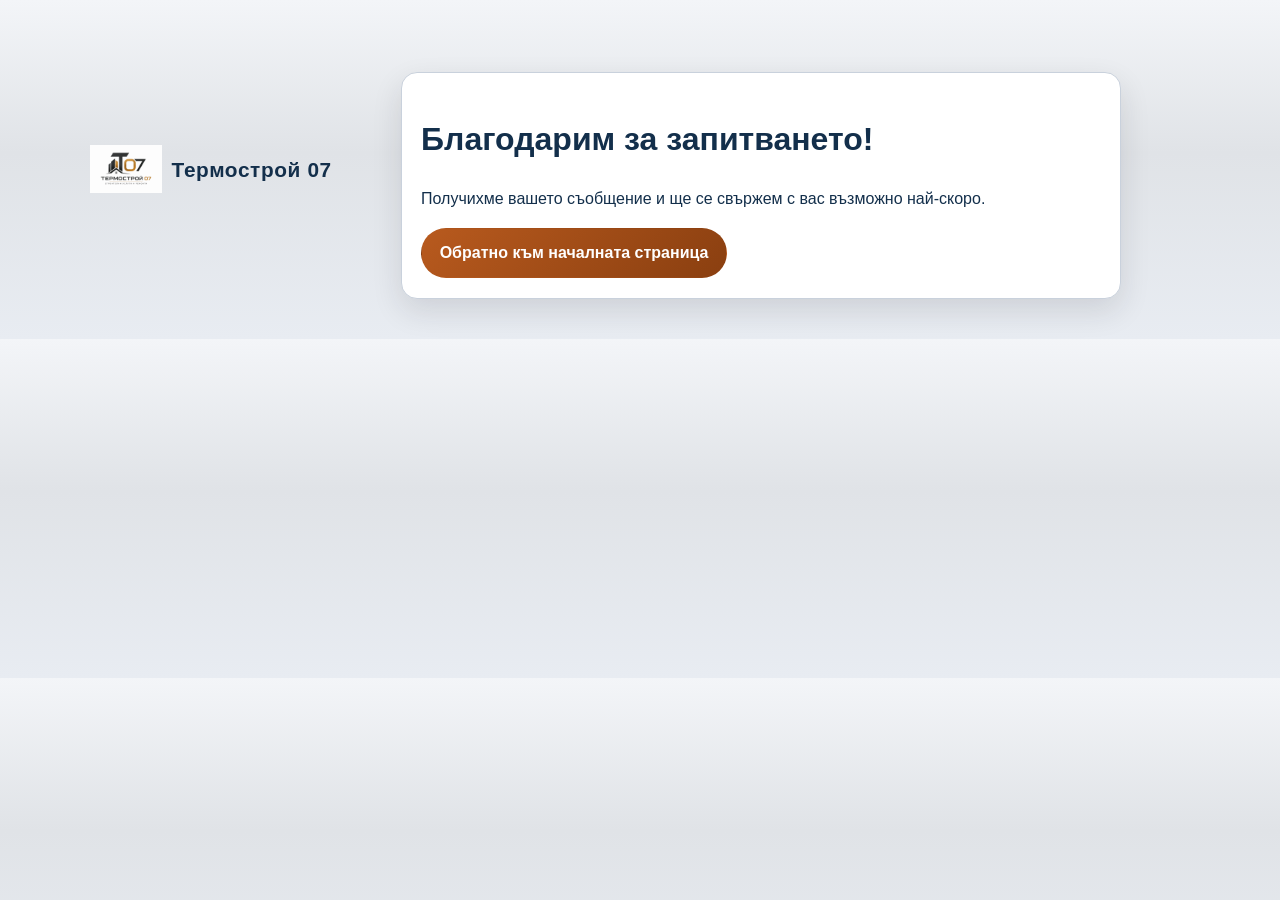
<file: thanks.html>
<!DOCTYPE html>
<html lang="bg">
<head>
  <meta charset="UTF-8" />
  <meta name="viewport" content="width=device-width, initial-scale=1.0" />
  <title>Благодарим | Термострой 07</title>
  <meta name="description" content="Благодарим за запитването. Ще се свържем с вас възможно най-скоро." />
  <link rel="stylesheet" href="assets/css/styles.css" />
</head>
<body>
  <main class="section">
    <div class="container nav-wrap">
      <div class="brand-group">
        <a class="logo" href="index.html">
          <img src="assets/images/hero/termostroi07_logo.png" alt="Company Name Logo">
        </a>
        <a class="brand" href="index.html">Термострой 07</a>
      </div>
    <div class="container card" style="max-width: 720px; margin-top: 2rem;">
      <h1>Благодарим за запитването!</h1>
      <p>Получихме вашето съобщение и ще се свържем с вас възможно най-скоро.</p>
      <a class="btn btn-primary" href="index.html">Обратно към началната страница</a>
    </div>
  </main>
</body>
</html>
</file>
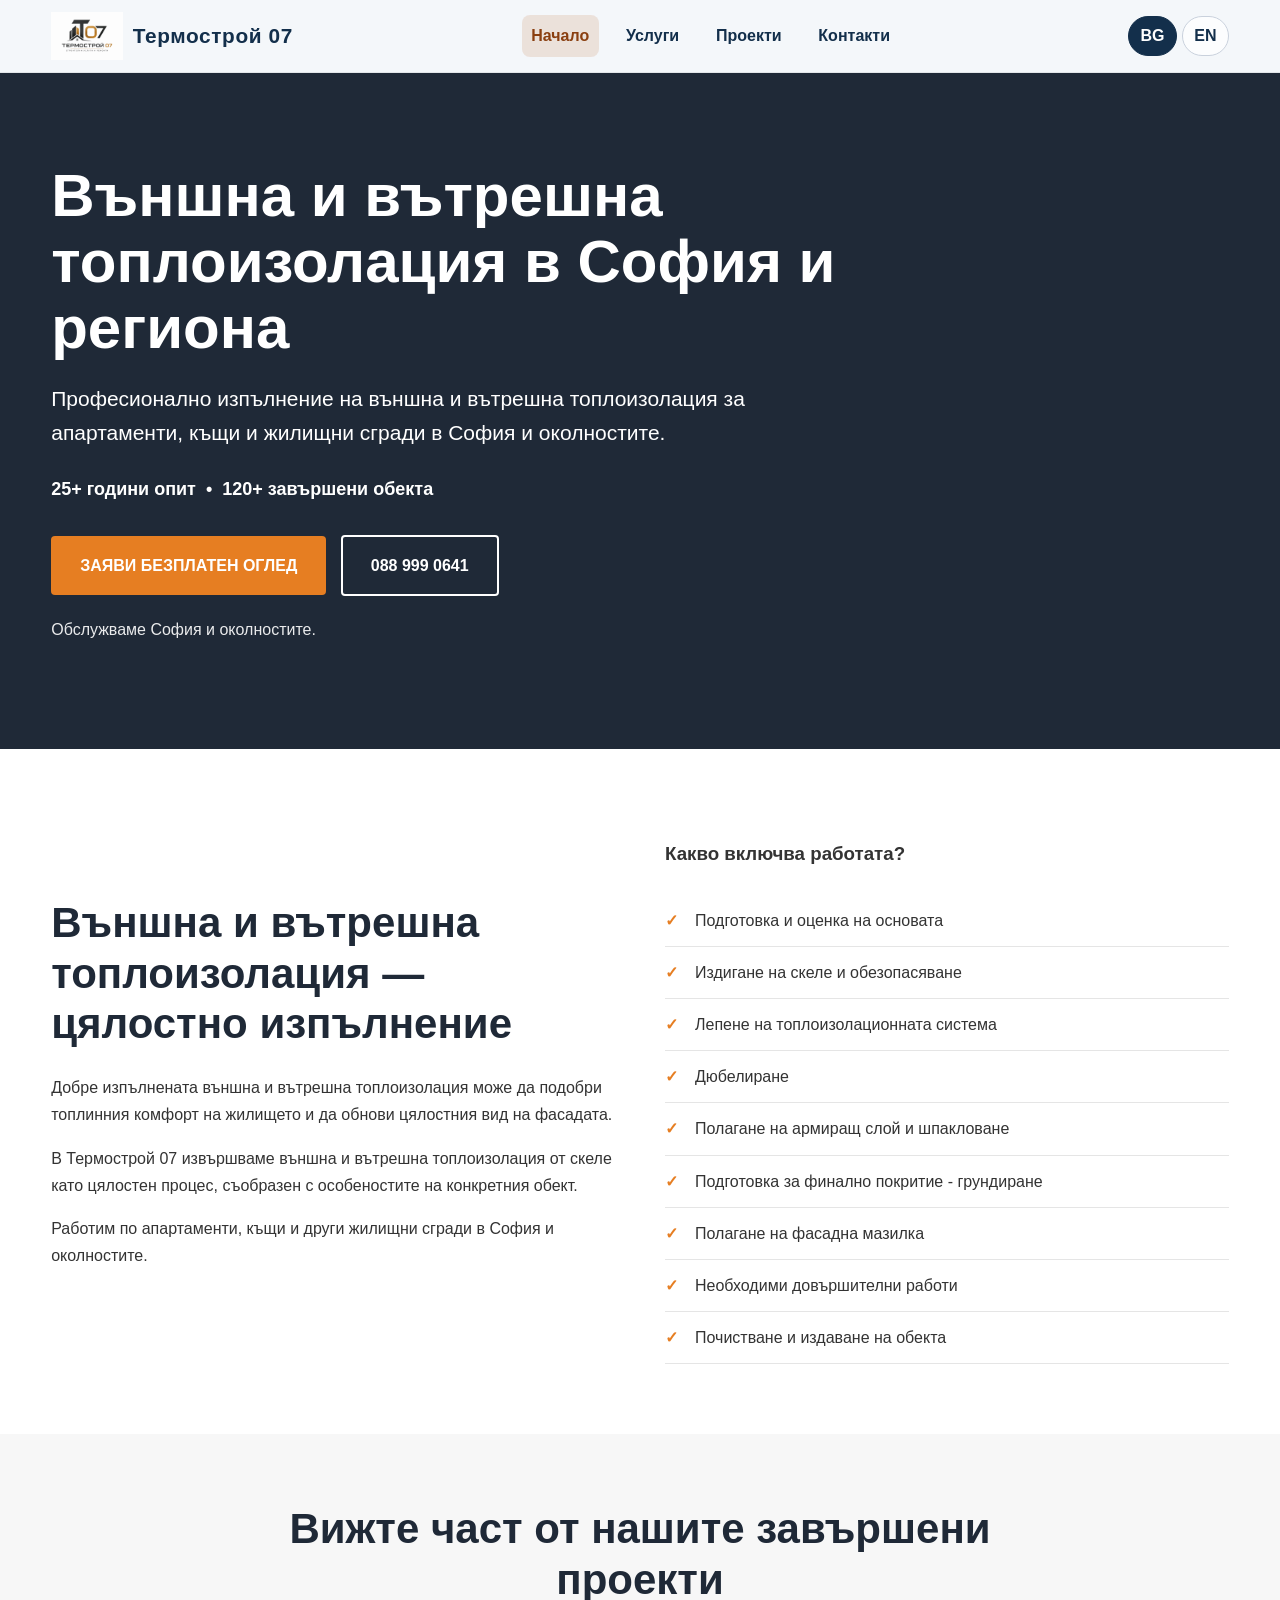
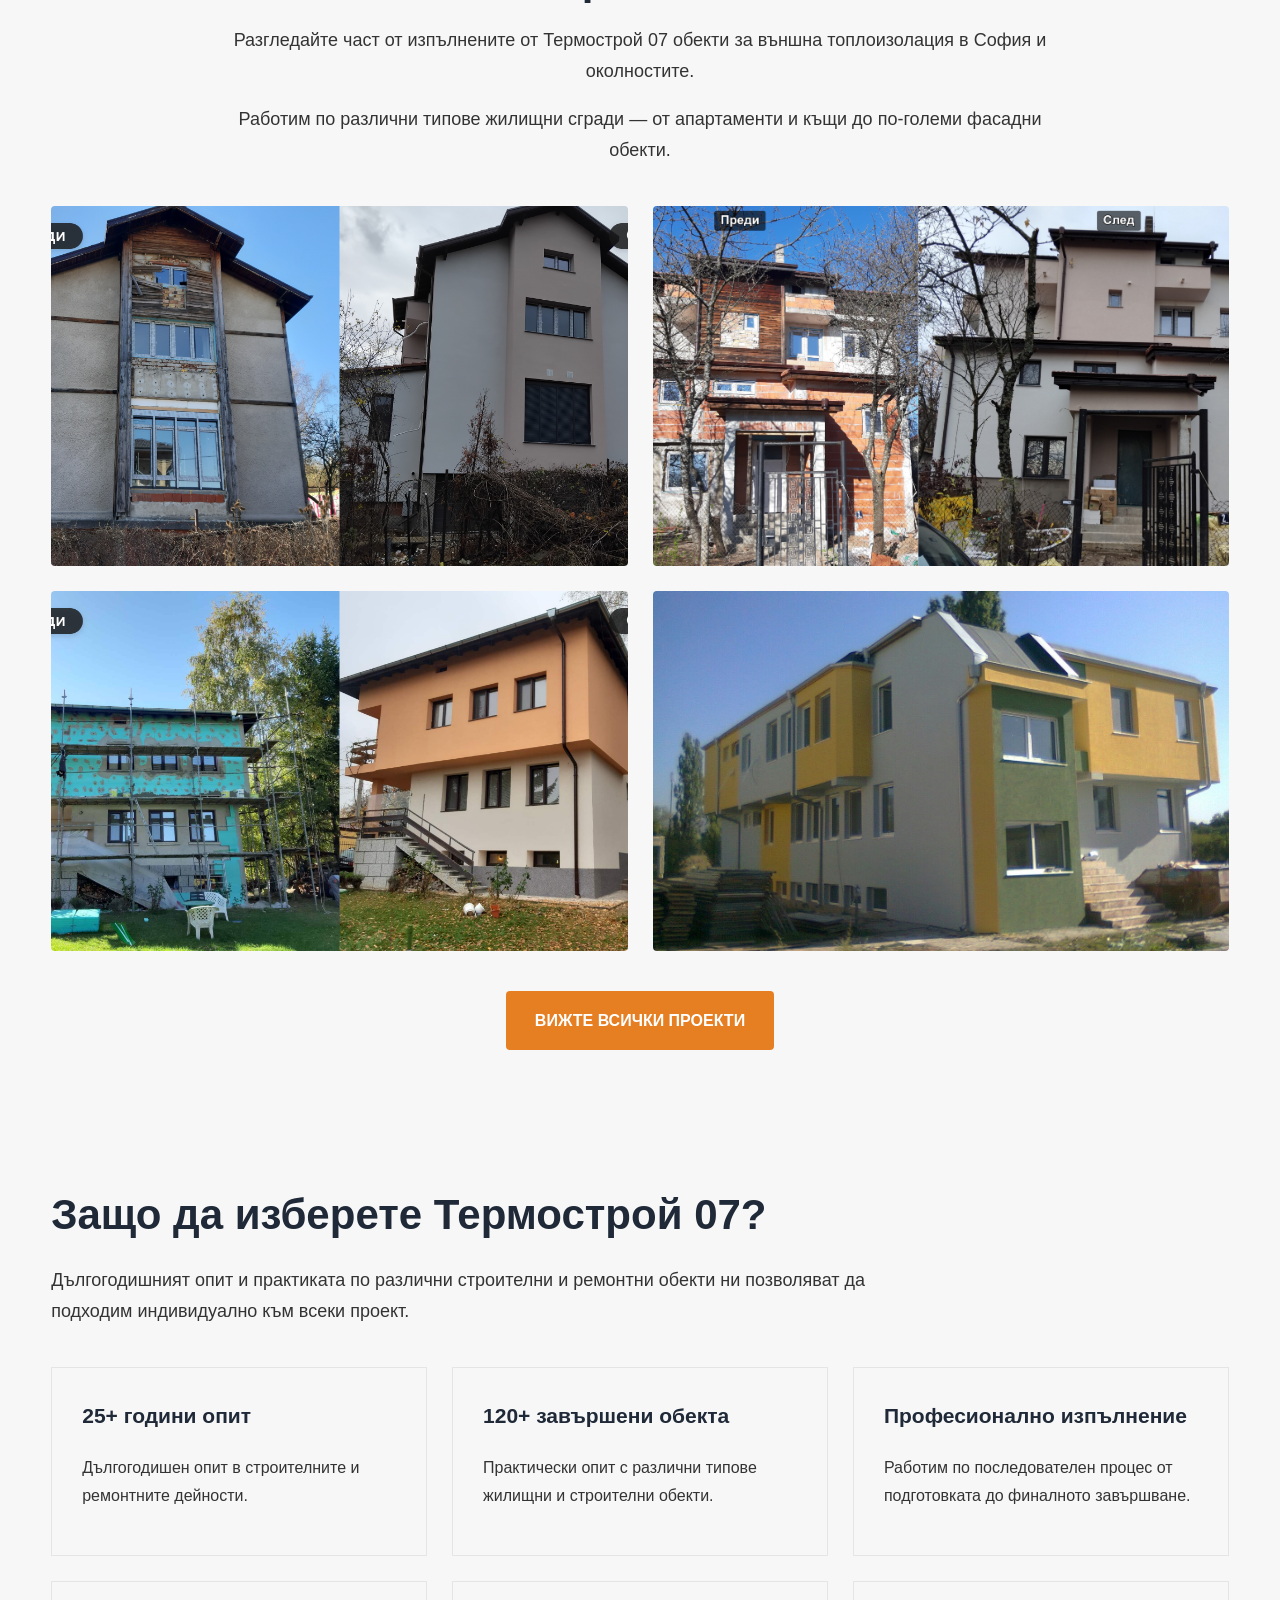
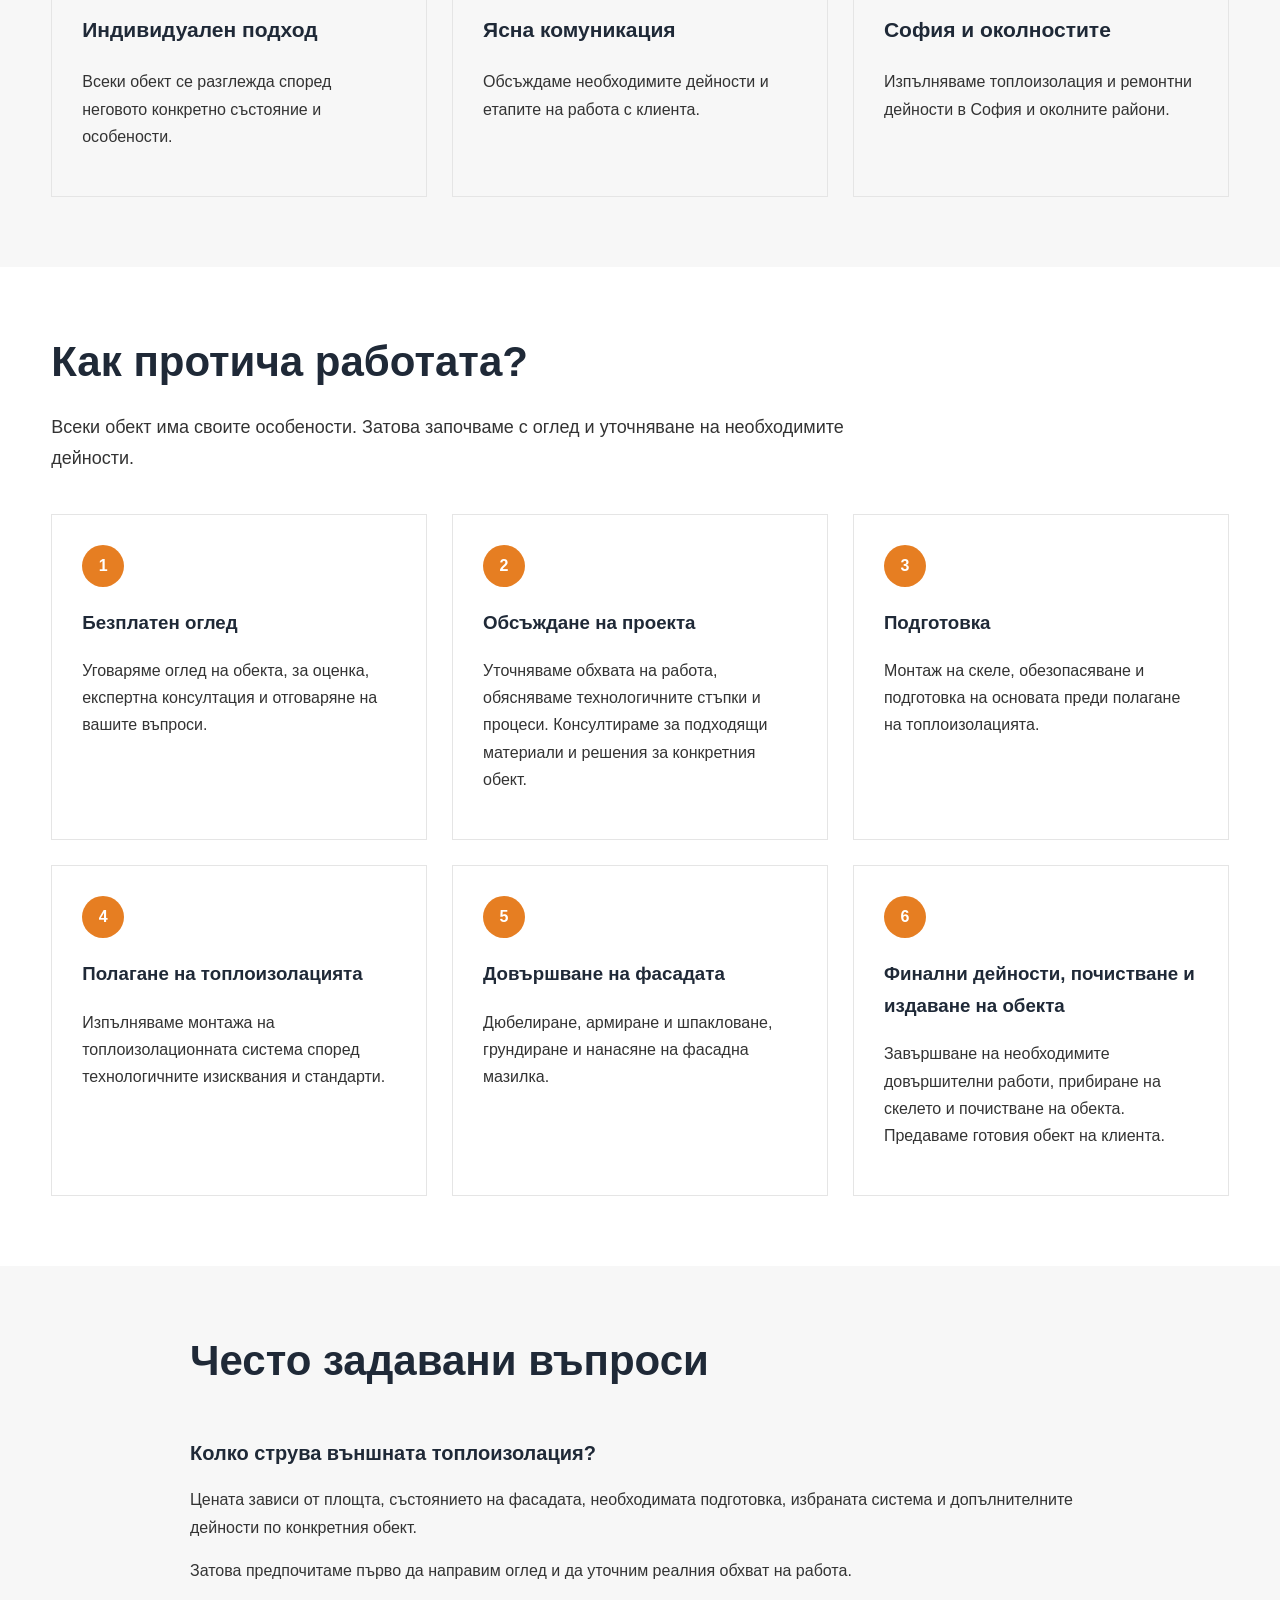
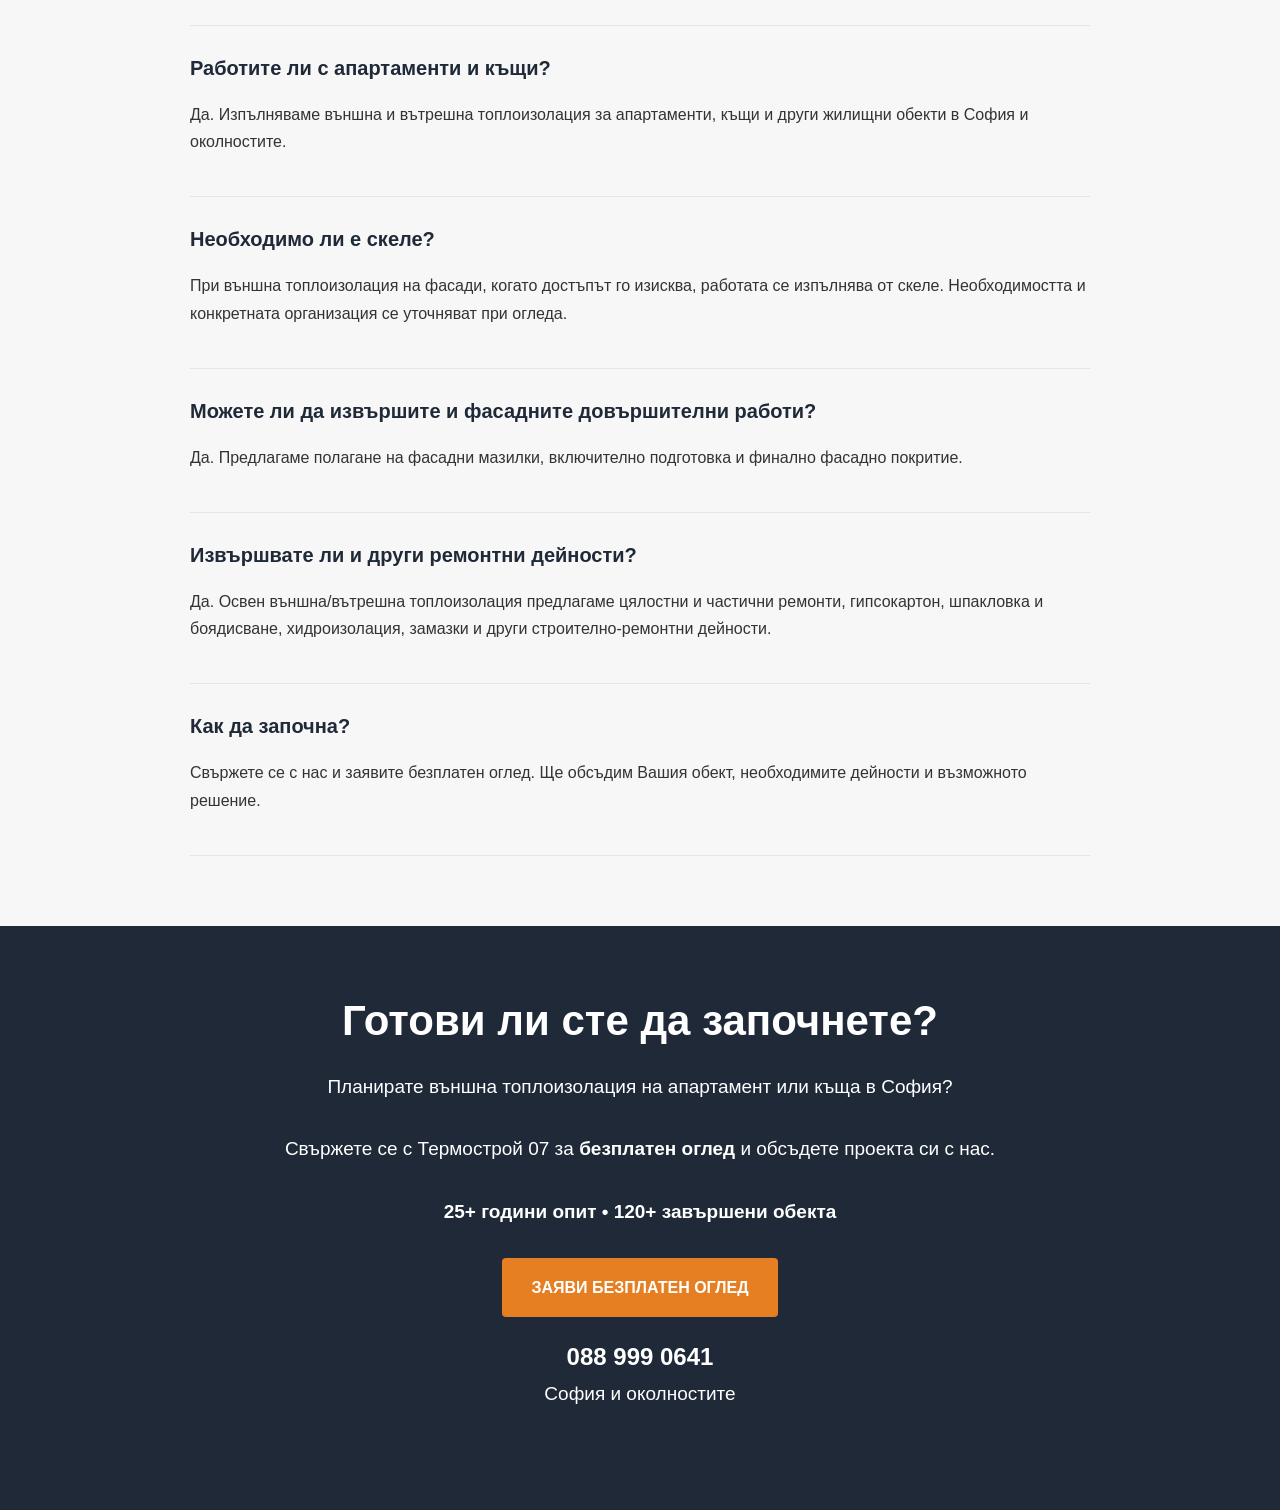
<file: toploizolatsiya.html>
<!DOCTYPE html>
<html lang="bg">
<head>
  <meta charset="UTF-8">

  <title>Външна топлоизолация София | Термострой 07</title>

  <meta name="description"
        content="Външна и вътрешна топлоизолация в София за апартаменти и къщи. 25+ години опит и 120+ завършени обекта. Заявете безплатен оглед.">

  <meta name="viewport" content="width=device-width, initial-scale=1.0">

  <link rel="canonical"
        href="https://termostroi07.com/vanshna-toploizolatsiya-sofia/">
  <link rel="stylesheet" href="assets/css/styles.css" />
  <style>
    :root {
      --primary: #1f2937;
      --accent: #e67e22;
      --accent-hover: #cf6d17;
      --light: #f7f7f7;
      --white: #ffffff;
      --text: #333333;
      --border: #e5e5e5;
      --max-width: 1180px;
    }

    * {
      box-sizing: border-box;
    }

    body {
      margin: 0;
      font-family: Arial, Helvetica, sans-serif;
      color: var(--text);
      line-height: 1.7;
      background: var(--white);
    }

    img {
      max-width: 100%;
      height: auto;
      display: block;
    }

    a {
      color: inherit;
    }

    .container {
      width: min(92%, var(--max-width));
      margin: 0 auto;
    }

    .section {
      padding: 70px 0;
    }

    /* =========================
       HERO
    ========================= */

    .hero {
      background: var(--primary);
      color: var(--white);
      padding: 90px 0;
    }

    .hero-content {
      max-width: 850px;
    }

    .hero h1 {
      margin: 0 0 20px;
      font-size: clamp(36px, 5vw, 60px);
      line-height: 1.1;
    }

    .hero-subtitle {
      font-size: 21px;
      line-height: 1.6;
      margin-bottom: 25px;
      max-width: 800px;
    }

    .hero-stats {
      font-weight: bold;
      margin-bottom: 30px;
      font-size: 18px;
    }

    .location {
      margin-top: 20px;
      opacity: 0.9;
    }

    /* =========================
       BUTTON
    ========================= */

    .btn {
      display: inline-block;
      padding: 15px 28px;
      background: var(--accent);
      color: #fff;
      text-decoration: none;
      font-weight: bold;
      border-radius: 4px;
      transition: background 0.2s ease;
    }

    .btn:hover {
      background: var(--accent-hover);
    }

    .btn-secondary {
      background: transparent;
      border: 2px solid var(--white);
      margin-left: 10px;
    }

    .btn-secondary:hover {
      background: var(--white);
      color: var(--primary);
    }

    /* =========================
       HEADINGS
    ========================= */

    .section h2 {
      font-size: clamp(30px, 4vw, 42px);
      line-height: 1.2;
      color: var(--primary);
      margin: 0 0 25px;
    }

    .section-intro {
      max-width: 850px;
      font-size: 18px;
      margin-bottom: 40px;
    }

    /* =========================
       TWO COLUMN
    ========================= */

    .two-column {
      display: grid;
      grid-template-columns: 1fr 1fr;
      gap: 50px;
      align-items: center;
    }

    /* =========================
       SERVICE LIST
    ========================= */

    .service-list {
      padding: 0;
      margin: 25px 0 0;
      list-style: none;
    }

    .service-list li {
      position: relative;
      padding: 12px 0 12px 30px;
      border-bottom: 1px solid var(--border);
    }

    .service-list li::before {
      content: "✓";
      position: absolute;
      left: 0;
      font-weight: bold;
      color: var(--accent);
    }

    /* =========================
       TRUST CARDS
    ========================= */

    .trust-grid {
      display: grid;
      grid-template-columns: repeat(3, 1fr);
      gap: 25px;
    }

    .trust-card {
      padding: 30px;
      background: var(--light);
      border: 1px solid var(--border);
    }

    .trust-card h3 {
      margin-top: 0;
      color: var(--primary);
      font-size: 21px;
    }

    /* =========================
       PROCESS
    ========================= */

    .process-grid {
      display: grid;
      grid-template-columns: repeat(3, 1fr);
      gap: 25px;
    }

    .process-step {
      padding: 30px;
      border: 1px solid var(--border);
      background: #fff;
    }

    .step-number {
      width: 42px;
      height: 42px;
      display: flex;
      align-items: center;
      justify-content: center;
      background: var(--accent);
      color: #fff;
      border-radius: 50%;
      font-weight: bold;
      margin-bottom: 20px;
    }

    .process-step h3 {
      margin-top: 0;
      color: var(--primary);
    }

/* =====================================================
   FINISHED PROJECTS SECTION
===================================================== */

.finished-projects {
  background: #f7f7f7;
}

.section-heading {
  max-width: 850px;
  margin: 0 auto 40px;
  text-align: center;
}

.section-heading h2 {
  margin-bottom: 20px;
}

.section-heading .section-intro {
  margin-bottom: 10px;
  font-size: 18px;
}

.finished-projects-grid {
  display: grid;
  grid-template-columns: repeat(2, 1fr);
  gap: 25px;
}

.finished-project {
  margin: 0;
  overflow: hidden;
  aspect-ratio: 16 / 10;
  background: #e9e9e9;
  border-radius: 4px;
}

.finished-project img {
  width: 100%;
  height: 100%;
  display: block;
  object-fit: cover;
  transition: transform 0.35s ease;
}

.finished-project:hover img {
  transform: scale(1.03);
}

.projects-button {
  text-align: center;
  margin-top: 40px;
}


/* =====================================================
   RESPONSIVE
===================================================== */

@media (max-width: 700px) {

  .finished-projects-grid {
    grid-template-columns: 1fr;
    gap: 18px;
  }

  .finished-project {
    aspect-ratio: 16 / 10;
  }

}


/* Mobile */
@media (max-width: 900px) {
  .project-gallery-small {
    margin-top: 30px;
  }
}

@media (max-width: 600px) {
  .project-gallery-small {
    grid-template-columns: 1fr 1fr;
    gap: 10px;
  }
}

    /* =========================
       FAQ
    ========================= */

    .faq {
      max-width: 900px;
      margin: 0 auto;
    }

    .faq-item {
      border-bottom: 1px solid var(--border);
      padding: 25px 0;
    }

    .faq-item h3 {
      margin: 0 0 10px;
      color: var(--primary);
      font-size: 20px;
    }

    /* =========================
       CTA
    ========================= */

    .final-cta {
      background: var(--primary);
      color: var(--white);
      text-align: center;
    }

    .final-cta h2 {
      color: var(--white);
    }

    .final-cta p {
      max-width: 750px;
      margin: 0 auto 30px;
      font-size: 19px;
    }

    .phone {
      display: block;
      margin-top: 20px;
      font-size: 24px;
      font-weight: bold;
      text-decoration: none;
    }

    /* =========================
       RESPONSIVE
    ========================= */

    @media (max-width: 900px) {

      .two-column {
        grid-template-columns: 1fr;
      }

      .trust-grid {
        grid-template-columns: 1fr 1fr;
      }

      .process-grid {
        grid-template-columns: 1fr 1fr;
      }

      .hero {
        padding: 70px 0;
      }
    }

    @media (max-width: 600px) {

      .section {
        padding: 50px 0;
      }

      .hero {
        padding: 60px 0;
      }

      .hero-subtitle {
        font-size: 18px;
      }

      .trust-grid,
      .process-grid {
        grid-template-columns: 1fr;
      }

      .btn {
        width: 100%;
        text-align: center;
        margin: 5px 0;
      }

      .btn-secondary {
        margin-left: 0;
      }
    }
  </style>
</head>

<body>

  <header class="site-header">
    <div class="container nav-wrap">
      <div class="brand-group">
        <a class="logo" href="index.html">
          <img src="assets/images/hero/termostroi07_logo.png" alt="Термострой 07">
        </a>
        <a class="brand" href="index.html">Термострой 07</a>
      </div>
      <button class="menu-toggle" aria-expanded="false" aria-controls="site-nav" aria-label="Open navigation menu">
        <span></span>
        <span></span>
        <span></span>
      </button>
      <nav id="site-nav" class="site-nav">
        <a class="active" href="index.html">Начало</a>
        <a href="services.html">Услуги</a>
        <a href="projects.html">Проекти</a>
        <a href="contact.html">Контакти</a>
      </nav>
      <div class="lang-switcher" aria-label="Language switcher">
        <span class="lang-badge is-active" aria-current="true">BG</span>
        <a class="lang-link" href="en-index.html" aria-label="Switch to English">EN</a>
      </div>
    </div>
  </header>



<!-- =====================================================
     HERO
===================================================== -->

<section class="hero">
  <div class="container">
    <div class="hero-content">

      <h1>Външна и вътрешна топлоизолация в София и региона</h1>

      <p class="hero-subtitle">
        Професионално изпълнение на външна и вътрешна топлоизолация
        за апартаменти, къщи и жилищни сгради в София
        и околностите.
      </p>

      <p class="hero-stats">
        25+ години опит &nbsp;•&nbsp; 120+ завършени обекта
      </p>

      <a href="contact.html" class="btn">
        ЗАЯВИ БЕЗПЛАТЕН ОГЛЕД
      </a>

      <a href="tel:+359889990641" class="btn btn-secondary">
        088 999 0641
      </a>

      <p class="location">
        Обслужваме София и околностите.
      </p>

    </div>
  </div>
</section>


<!-- =====================================================
     SERVICE INTRO
===================================================== -->

<section class="section">
  <div class="container">

    <div class="two-column">

      <div>

        <h2>
          Външна и вътрешна топлоизолация —
          цялостно изпълнение
        </h2>

        <p>
          Добре изпълнената външна и вътрешна топлоизолация може да
          подобри топлинния комфорт на жилището и да обнови
          цялостния вид на фасадата.
        </p>

        <p>
          В Термострой 07 извършваме външна и вътрешна топлоизолация
          от скеле като цялостен процес, съобразен с
          особеностите на конкретния обект.
        </p>

        <p>
          Работим по апартаменти, къщи и други жилищни
          сгради в София и околностите.
        </p>

      </div>

      <div>

        <h3>Какво включва работата?</h3>

        <ul class="service-list">
          <li>Подготовка и оценка на основата</li>
          <li>Издигане на скеле и обезопасяване</li>
          <li>Лепене на топлоизолационната система</li>
          <li>Дюбелиране</li>
          <li>Полагане на армиращ слой и шпакловане</li>
          <li>Подготовка за финално покритие - грундиране</li>
          <li>Полагане на фасадна мазилка</li>
          <li>Необходими довършителни работи</li>
          <li>Почистване и издаване на обекта</li>
        </ul>

      </div>

    </div>

  </div>
</section>

<!-- =====================================================
     FINISHED PROJECTS
===================================================== -->

<section class="section finished-projects">
  <div class="container">

    <div class="section-heading">
      <h2>Вижте част от нашите завършени проекти</h2>

      <p class="section-intro">
        Разгледайте част от изпълнените от Термострой 07
        обекти за външна топлоизолация в София и околностите.
      </p>

      <p class="section-intro">
        Работим по различни типове жилищни сгради —
        от апартаменти и къщи до по-големи фасадни обекти.
      </p>
    </div>


    <div class="finished-projects-grid">

      <!-- Project 1 -->
      <figure class="finished-project">
        <img
          src="assets/images/projects/before_after_1.png"
          alt="Завършена външна топлоизолация на фасада в София"
          loading="lazy"
        >
      </figure>


      <!-- Project 2 -->
      <figure class="finished-project">
        <img
          src="assets/images/projects/ba1.jpg"
          alt="Външна топлоизолация на къща в София"
          loading="lazy"
        >
      </figure>


      <!-- Project 3 -->
      <figure class="finished-project">
        <img
          src="assets/images/projects/before-after-comparison_3.png"
          alt="Изпълнена външна топлоизолация от скеле в София"
          loading="lazy"
        >
      </figure>


      <!-- Project 4 -->
      <figure class="finished-project">
        <img
          src="assets/images/projects/blok_2.JPG"
          alt="Завършена фасада след външна топлоизолация"
          loading="lazy"
        >
      </figure>

    </div>


    <div class="projects-button">
      <a href="projects.html" class="btn">
        ВИЖТЕ ВСИЧКИ ПРОЕКТИ
      </a>
    </div>

  </div>
</section>

<!-- =====================================================
     TRUST
===================================================== -->

<section class="section" style="background:#f7f7f7;">
  <div class="container">

    <h2>Защо да изберете Термострой 07?</h2>

    <p class="section-intro">
      Дългогодишният опит и практиката по различни
      строителни и ремонтни обекти ни позволяват да
      подходим индивидуално към всеки проект.
    </p>

    <div class="trust-grid">

      <div class="trust-card">
        <h3>25+ години опит</h3>
        <p>
          Дългогодишен опит в строителните и ремонтните
          дейности.
        </p>
      </div>

      <div class="trust-card">
        <h3>120+ завършени обекта</h3>
        <p>
          Практически опит с различни типове жилищни
          и строителни обекти.
        </p>
      </div>

      <div class="trust-card">
        <h3>Професионално изпълнение</h3>
        <p>
          Работим по последователен процес от подготовката
          до финалното завършване.
        </p>
      </div>

      <div class="trust-card">
        <h3>Индивидуален подход</h3>
        <p>
          Всеки обект се разглежда според неговото
          конкретно състояние и особености.
        </p>
      </div>

      <div class="trust-card">
        <h3>Ясна комуникация</h3>
        <p>
          Обсъждаме необходимите дейности и етапите
          на работа с клиента.
        </p>
      </div>

      <div class="trust-card">
        <h3>София и околностите</h3>
        <p>
          Изпълняваме топлоизолация и ремонтни дейности
          в София и околните райони.
        </p>
      </div>

    </div>

  </div>
</section>


<!-- =====================================================
     PROCESS
===================================================== -->

<section class="section">
  <div class="container">

    <h2>Как протича работата?</h2>

    <p class="section-intro">
      Всеки обект има своите особености. Затова започваме
      с оглед и уточняване на необходимите дейности.
    </p>

    <div class="process-grid">

      <div class="process-step">
        <div class="step-number">1</div>
        <h3>Безплатен оглед</h3>
        <p>
          Уговаряме оглед на обекта, за 
          оценка, експертна консултация и 
          отговаряне на вашите въпроси.
        </p>
      </div>

      <div class="process-step">
        <div class="step-number">2</div>
        <h3>Обсъждане на проекта</h3>
        <p>
          Уточняваме обхвата на работа, обясняваме технологичните стъпки и процеси. Консултираме за подходящи материали и решения за конкретния обект.
        </p>
      </div>

      <div class="process-step">
        <div class="step-number">3</div>
        <h3>Подготовка</h3>
        <p>
          Монтаж на скеле, обезопасяване и подготовка на основата
          преди полагане на топлоизолацията.
        </p>
      </div>

      <div class="process-step">
        <div class="step-number">4</div>
        <h3>Полагане на топлоизолацията</h3>
        <p>
          Изпълняваме монтажа на топлоизолационната система
          според технологичните изисквания и стандарти.
        </p>
      </div>

      <div class="process-step">
        <div class="step-number">5</div>
        <h3>Довършване на фасадата</h3>
        <p>
          Дюбелиране, армиране и шпакловане, грундиране и нанасяне на фасадна мазилка.
        </p>
      </div>

      <div class="process-step">
        <div class="step-number">6</div>
        <h3>Финални дейности, почистване и издаване на обекта</h3>
        <p>
          Завършване на необходимите довършителни работи, прибиране на скелето и почистване на обекта. Предаваме готовия обект на клиента.
        </p>
      </div>

    </div>

  </div>
</section>

<!-- =====================================================
     FAQ
===================================================== -->

<section class="section" style="background:#f7f7f7;">
  <div class="container">

    <div class="faq">

      <h2>Често задавани въпроси</h2>

      <div class="faq-item">
        <h3>Колко струва външната топлоизолация?</h3>

        <p>
          Цената зависи от площта, състоянието на фасадата,
          необходимата подготовка, избраната система и
          допълнителните дейности по конкретния обект.
        </p>

        <p>
          Затова предпочитаме първо да направим оглед и
          да уточним реалния обхват на работа.
        </p>
      </div>


      <div class="faq-item">
        <h3>Работите ли с апартаменти и къщи?</h3>

        <p>
          Да. Изпълняваме външна и вътрешна топлоизолация за апартаменти,
          къщи и други жилищни обекти в София и околностите.
        </p>
      </div>


      <div class="faq-item">
        <h3>Необходимо ли е скеле?</h3>

        <p>
          При външна топлоизолация на фасади, когато достъпът
          го изисква, работата се изпълнява от скеле.
          Необходимостта и конкретната организация се
          уточняват при огледа.
        </p>
      </div>


      <div class="faq-item">
        <h3>
          Можете ли да извършите и фасадните
          довършителни работи?
        </h3>

        <p>
          Да. Предлагаме полагане на фасадни мазилки,
          включително подготовка и финално фасадно покритие.
        </p>
      </div>


      <div class="faq-item">
        <h3>Извършвате ли и други ремонтни дейности?</h3>

        <p>
          Да. Освен външна/вътрешна топлоизолация предлагаме
          цялостни и частични ремонти, гипсокартон,
          шпакловка и боядисване, хидроизолация,
          замазки и други строително-ремонтни дейности.
        </p>
      </div>


      <div class="faq-item">
        <h3>Как да започна?</h3>

        <p>
          Свържете се с нас и заявите безплатен оглед.
          Ще обсъдим Вашия обект, необходимите дейности
          и възможното решение.
        </p>
      </div>

    </div>

  </div>
</section>


<!-- =====================================================
     FINAL CTA
===================================================== -->

<section class="section final-cta" id="contact">

  <div class="container">

    <h2>Готови ли сте да започнете?</h2>

    <p>
      Планирате външна топлоизолация на апартамент
      или къща в София?
    </p>

    <p>
      Свържете се с Термострой 07 за
      <strong>безплатен оглед</strong> и обсъдете
      проекта си с нас.
    </p>

    <p>
      <strong>
        25+ години опит • 120+ завършени обекта
      </strong>
    </p>

    <a href="contact.html" class="btn">
      ЗАЯВИ БЕЗПЛАТЕН ОГЛЕД
    </a>

    <a href="tel:+359889990641" class="phone">
      088 999 0641
    </a>

    <p>
      София и околностите
    </p>

  </div>

</section>


<!-- =====================================================
     STRUCTURED DATA / SEO
===================================================== -->

<script type="application/ld+json">
{
  "@context": "https://schema.org",
  "@type": "Service",
  "name": "Външна топлоизолация от скеле в София",
  "serviceType": "Външна топлоизолация",
  "provider": {
    "@type": "LocalBusiness",
    "name": "Термострой 07",
    "telephone": "+359889990641",
    "url": "https://termostroi07.com/"
  },
  "areaServed": {
    "@type": "City",
    "name": "София"
  },
  "url": "https://termostroi07.com/vanshna-toploizolatsiya-sofia/"
}
</script>


<script type="application/ld+json">
{
  "@context": "https://schema.org",
  "@type": "FAQPage",
  "mainEntity": [
    {
      "@type": "Question",
      "name": "Колко струва външната топлоизолация?",
      "acceptedAnswer": {
        "@type": "Answer",
        "text": "Цената зависи от площта, състоянието на фасадата, необходимата подготовка, избраната система и допълнителните дейности по конкретния обект. Затова първо се прави оглед и се уточнява реалният обхват на работа."
      }
    },
    {
      "@type": "Question",
      "name": "Работите ли с апартаменти и къщи?",
      "acceptedAnswer": {
        "@type": "Answer",
        "text": "Да. Изпълняваме външна и вътрешна топлоизолация за апартаменти, къщи и други жилищни обекти в София и околностите."
      }
    },
    {
      "@type": "Question",
      "name": "Необходимо ли е скеле?",
      "acceptedAnswer": {
        "@type": "Answer",
        "text": "При външна топлоизолация на фасади, когато достъпът го изисква, работата се изпълнява от скеле. Необходимостта и конкретната организация се уточняват при огледа."
      }
    },
    {
      "@type": "Question",
      "name": "Можете ли да извършите и фасадните довършителни работи?",
      "acceptedAnswer": {
        "@type": "Answer",
        "text": "Да. Предлагаме и полагане на фасадни мазилки, включително подготовка и финално фасадно покритие."
      }
    },
    {
      "@type": "Question",
      "name": "Извършвате ли и други ремонтни дейности?",
      "acceptedAnswer": {
        "@type": "Answer",
        "text": "Да. Освен външна/вътрешна топлоизолация предлагаме цялостни и частични ремонти, гипсокартон, шпакловка и боядисване, хидроизолация, замазки и други строително-ремонтни дейности."
      }
    }
  ]
}
</script>

</body>
</html>
</file>
<file: assets/css/styles.css>
:root {
  --bg: #e0e3e7;
  --surface: #ffffff;
  --surface-2: #e5e9ef;
  --ink: #132f4b;
  --muted: #4f6275;
  --brand: #b85a1e;
  --brand-dark: #8a3f10;
  --accent: #e0ab22;
  --line: #c9d1dc;
  --shadow: 0 12px 30px rgba(30, 37, 43, 0.12);
  --radius: 16px;
}

* {
  box-sizing: border-box;
}

html,
body {
  margin: 0;
  padding: 0;
}

body {
  font-family: "Segoe UI", "Trebuchet MS", "Tahoma", sans-serif;
  color: var(--ink);
  background: linear-gradient(180deg, #f3f5f8 0%, var(--bg) 45%, #e8ecf2 100%);
  line-height: 1.6;
}

img {
  max-width: 100%;
  display: block;
}

.container {
  width: min(1100px, 92%);
  margin: 0 auto;
}

.site-header {
  position: sticky;
  top: 0;
  z-index: 20;
  backdrop-filter: blur(8px);
  background: rgba(243, 246, 250, 0.88);
  border-bottom: 1px solid rgba(30, 37, 43, 0.08);
}

.nav-wrap {
  display: flex;
  align-items: center;
  justify-content: space-between;
  min-height: 72px;
}

/* Logo and brand alignment */
.brand-group {
  display: flex;
  align-items: center;
  gap: 0.6rem;
}

.logo img {
  height: 48px;
  width: auto;
  display: block;
}

.brand {
  text-decoration: none;
  color: var(--ink);
  font-size: 1.3rem;
  font-weight: 800;
  letter-spacing: 0.03em;
}

.site-nav {
  display: flex;
  gap: 1.1rem;
}

.site-nav a {
  text-decoration: none;
  color: var(--ink);
  font-weight: 600;
  padding: 0.45rem 0.6rem;
  border-radius: 8px;
}

.site-nav a:hover,
.site-nav a.active {
  color: var(--brand-dark);
  background: rgba(184, 90, 30, 0.14);
}

.lang-switcher {
  display: inline-flex;
  align-items: center;
  gap: 0.35rem;
}

.lang-badge {
  text-decoration: none;
  color: var(--brand-dark);
  border: 1px solid var(--line);
  border-radius: 999px;
  padding: 0.35rem 0.7rem;
  font-weight: 700;
  background: rgba(255, 255, 255, 0.72);
}

.lang-badge.is-active {
  background: var(--ink);
  border-color: var(--ink);
  color: #fff;
}

.lang-link {
  text-decoration: none;
  color: var(--ink);
  border: 1px solid var(--line);
  border-radius: 999px;
  padding: 0.35rem 0.7rem;
  font-weight: 700;
  background: rgba(255, 255, 255, 0.72);
}

.lang-link:hover {
  border-color: var(--brand);
  color: var(--brand-dark);
}

.menu-toggle {
  display: none;
  width: 44px;
  height: 44px;
  border: 1px solid var(--line);
  background: var(--surface);
  border-radius: 10px;
  cursor: pointer;
  padding: 8px;
}

.menu-toggle span {
  display: block;
  width: 100%;
  height: 3px;
  margin: 5px 0;
  background: var(--ink);
  border-radius: 2px;
}

.hero {
  position: relative;
  overflow: hidden;
  padding: 5rem 0 4rem;
}

.hero-grid {
  display: grid;
  grid-template-columns: 1.3fr 1fr;
  gap: 1.6rem;
  align-items: center;
}

.hero-media {
  align-self: stretch;
}

.slideshow {
  position: relative;
  min-height: 480px;
  border-radius: var(--radius);
  overflow: hidden;
  border: 1px solid var(--line);
  box-shadow: var(--shadow);
  background: var(--surface);
}

.slide {
  position: absolute;
  inset: 0;
  width: 100%;
  height: 100%;
  object-fit: cover;
  opacity: 0;
  transition: opacity 0.35s ease;
}

.slide.is-active {
  opacity: 1;
}

.slide-btn {
  position: absolute;
  top: 50%;
  transform: translateY(-50%);
  width: 36px;
  height: 36px;
  border: 1px solid rgba(255, 255, 255, 0.7);
  border-radius: 999px;
  background: rgba(19, 47, 75, 0.72);
  color: #fff;
  cursor: pointer;
}

.slide-btn.prev {
  left: 10px;
}

.slide-btn.next {
  right: 10px;
}

.eyebrow {
  text-transform: uppercase;
  letter-spacing: 0.15em;
  font-size: 0.78rem;
  color: #b76508;
  font-weight: 700;
}

.hero h1,
.page-hero h1 {
  font-size: clamp(2rem, 4vw, 3.2rem);
  line-height: 1.15;
  margin: 0.3rem 0 1rem;
}

.hero p,
.page-hero p {
  max-width: 60ch;
}

.hero-actions {
  display: flex;
  flex-wrap: wrap;
  gap: 0.75rem;
  margin-top: 1.25rem;
}

.btn {
  display: inline-block;
  border-radius: 999px;
  padding: 0.72rem 1.1rem;
  text-decoration: none;
  font-weight: 700;
  border: 1px solid transparent;
}

.btn-primary {
  background: linear-gradient(135deg, var(--brand), var(--brand-dark));
  color: #ffffff;
}

.btn-primary:hover {
  filter: brightness(1.05);
}

.btn-ghost {
  color: var(--ink);
  border-color: var(--line);
  background: rgba(255, 255, 255, 0.78);
}

.hero-panel {
  margin-top: 1rem;
  background: linear-gradient(160deg, #ffffff 0%, #f1f4f8 100%);
  border: 1px solid var(--line);
  border-radius: var(--radius);
  box-shadow: var(--shadow);
  padding: 1.35rem;
}

.hero-panel h2 {
  margin-top: 0;
}

.hero-shape {
  display: none;
}

.page-hero {
  padding: 4rem 0 1.5rem;
}

.section {
  padding: 2.5rem 0;
}

.section-alt {
  background: linear-gradient(180deg, rgba(229, 235, 242, 0.82), rgba(229, 235, 242, 0.36));
  border-top: 1px solid var(--line);
  border-bottom: 1px solid var(--line);
}

.cards {
  display: grid;
  gap: 1rem;
}

.three-up {
  grid-template-columns: repeat(3, minmax(0, 1fr));
}

.two-up {
  grid-template-columns: repeat(2, minmax(0, 1fr));
}

.card,
.project-card,
.contact-form,
.contact-info {
  background: var(--surface);
  border: 1px solid var(--line);
  border-radius: var(--radius);
  box-shadow: var(--shadow);
  padding: 1.2rem;
}

.card h2,
.card h3,
.project-card h2 {
  margin-top: 0;
}

.stats {
  display: grid;
  grid-template-columns: repeat(3, minmax(0, 1fr));
  gap: 0.9rem;
}

.stat {
  padding: 1rem;
  border-radius: 14px;
  background: var(--surface);
  border: 1px solid var(--line);
  text-align: center;
}

.stat strong {
  display: block;
  font-size: 2rem;
  color: var(--brand-dark);
}

.project-grid {
  display: grid;
  grid-template-columns: repeat(2, minmax(0, 1fr));
  gap: 1rem;
}

.project-gallery {
  margin-top: 0.8rem;
  display: grid;
  grid-template-columns: repeat(3, minmax(0, 1fr));
  gap: 0.55rem;
}

.project-gallery img {
  width: 100%;
  aspect-ratio: 4 / 3;
  object-fit: cover;
  border-radius: 10px;
  border: 1px solid var(--line);
}

.project-gallery-trigger {
  margin-top: 0.95rem;
  border: 1px solid var(--line);
  background: rgba(243, 246, 250, 0.95);
  color: var(--ink);
  border-radius: 999px;
  padding: 0.55rem 0.9rem;
  font: inherit;
  font-weight: 700;
  cursor: pointer;
}

.project-gallery-trigger:hover {
  border-color: var(--brand);
  color: var(--brand-dark);
}

.gallery-modal[hidden] {
  display: none;
}

.gallery-modal {
  position: fixed;
  inset: 0;
  z-index: 50;
}

.gallery-modal__backdrop {
  position: absolute;
  inset: 0;
  background: rgba(12, 18, 28, 0.68);
}

.gallery-modal__dialog {
  position: relative;
  z-index: 1;
  width: min(960px, calc(100vw - 1.5rem));
  max-height: min(90vh, 900px);
  margin: 5vh auto;
  overflow: auto;
  background: var(--surface);
  border-radius: 20px;
  padding: 1rem;
  border: 1px solid var(--line);
  box-shadow: 0 20px 60px rgba(0, 0, 0, 0.3);
}

.gallery-modal__close {
  position: sticky;
  top: 0;
  margin-left: auto;
  display: block;
  width: 42px;
  height: 42px;
  border: 1px solid var(--line);
  border-radius: 999px;
  background: #fff;
  color: var(--ink);
  font-size: 1.5rem;
  line-height: 1;
  cursor: pointer;
}

.gallery-modal__main {
  width: 100%;
  max-height: 55vh;
  object-fit: cover;
  border-radius: 14px;
  border: 1px solid var(--line);
  margin-top: 0.75rem;
}

.gallery-modal__controls {
  display: flex;
  gap: 0.75rem;
  margin-top: 0.9rem;
}

.gallery-modal__nav {
  border: 1px solid var(--line);
  background: rgba(243, 246, 250, 0.95);
  color: var(--ink);
  border-radius: 999px;
  padding: 0.5rem 0.85rem;
  font: inherit;
  font-weight: 700;
  cursor: pointer;
}

.gallery-modal__thumbs {
  margin-top: 1rem;
  display: grid;
  grid-template-columns: repeat(4, minmax(0, 1fr));
  gap: 0.6rem;
}

.gallery-modal__thumbs button {
  padding: 0;
  border: 2px solid transparent;
  background: transparent;
  border-radius: 10px;
  cursor: pointer;
}

.gallery-modal__thumbs button.is-active {
  border-color: var(--brand);
}

.gallery-modal__thumbs img {
  width: 100%;
  aspect-ratio: 4 / 3;
  object-fit: cover;
  border-radius: 8px;
  display: block;
}

.project-meta {
  margin-top: -0.2rem;
  color: var(--muted);
  font-weight: 600;
}

.card-image {
  width: 100%;
  aspect-ratio: 16 / 9;
  object-fit: cover;
  border-radius: 12px;
  border: 1px solid var(--line);
  margin-bottom: 0.9rem;
}

.card-link {
  display: inline-block;
  margin-top: 0.6rem;
  color: var(--brand-dark);
  font-weight: 700;
  text-decoration: none;
}

.card-link:hover {
  text-decoration: underline;
}

.project-card.is-focused {
  border-color: var(--brand);
  box-shadow: 0 0 0 3px rgba(224, 171, 34, 0.28), var(--shadow);
}

.contact-layout {
  display: grid;
  grid-template-columns: 0.9fr 1.1fr;
  gap: 1rem;
}

.contact-form {
  display: grid;
  gap: 0.65rem;
}

.contact-form input,
.contact-form select,
.contact-form textarea {
  border: 1px solid #bcc6cc;
  border-radius: 10px;
  padding: 0.7rem 0.8rem;
  font: inherit;
  background: #fff;
}

.contact-form input:focus,
.contact-form select:focus,
.contact-form textarea:focus {
  outline: 2px solid rgba(19, 47, 75, 0.35);
  outline-offset: 1px;
}

.form-note {
  margin: 0;
  color: var(--muted);
  font-size: 0.9rem;
}

.site-footer {
  border-top: 1px solid var(--line);
  margin-top: 2rem;
  background: linear-gradient(180deg, rgba(237, 241, 246, 0.95), rgba(230, 235, 242, 0.95));
}

.footer-wrap {
  min-height: 80px;
  display: flex;
  align-items: center;
  justify-content: space-between;
  gap: 1rem;
  flex-wrap: wrap;
}

.social-links {
  display: flex;
  align-items: center;
  gap: 0.55rem;
  flex-wrap: wrap;
}

.social-title {
  color: var(--muted);
  font-weight: 600;
}

.social-link {
  text-decoration: none;
  color: var(--ink);
  border: 1px solid var(--line);
  background: rgba(255, 255, 255, 0.8);
  border-radius: 999px;
  padding: 0.3rem 0.7rem;
  font-weight: 600;
}

.social-link:hover {
  color: var(--brand-dark);
  border-color: var(--brand);
}

.reveal,
.reveal-delay {
  opacity: 0;
  transform: translateY(14px);
  animation: fadeUp 0.65s ease forwards;
}

.reveal-delay {
  animation-delay: 0.18s;
}

@keyframes fadeUp {
  to {
    opacity: 1;
    transform: translateY(0);
  }
}

@media (max-width: 900px) {
  .hero-grid,
  .three-up,
  .two-up,
  .project-grid,
  .project-gallery,
  .stats,
  .contact-layout {
    grid-template-columns: 1fr;
  }

  .hero {
    padding-top: 4rem;
  }
}

@media (max-width: 760px) {
  .slideshow {
    min-height: 260px;
  }

  .menu-toggle {
    display: inline-block;
  }

  .site-nav {
    position: absolute;
    top: 72px;
    left: 0;
    right: 0;
    display: grid;
    gap: 0;
    background: var(--surface);
    border-bottom: 1px solid var(--line);
    transform-origin: top;
    transform: scaleY(0);
    opacity: 0;
    pointer-events: none;
    transition: transform 0.2s ease, opacity 0.2s ease;
  }

  .site-nav a {
    border-radius: 0;
    padding: 0.95rem 1rem;
    border-top: 1px solid #f0debb;
  }

  .site-nav.open {
    transform: scaleY(1);
    opacity: 1;
    pointer-events: auto;
  }

  .lang-switcher {
    margin-left: auto;
  }

  .social-links {
    width: 100%;
  }

  .gallery-modal__dialog {
    width: calc(100vw - 1rem);
    margin: 0.5rem auto;
  }

  .gallery-modal__thumbs {
    grid-template-columns: repeat(2, minmax(0, 1fr));
  }
}
</file>
